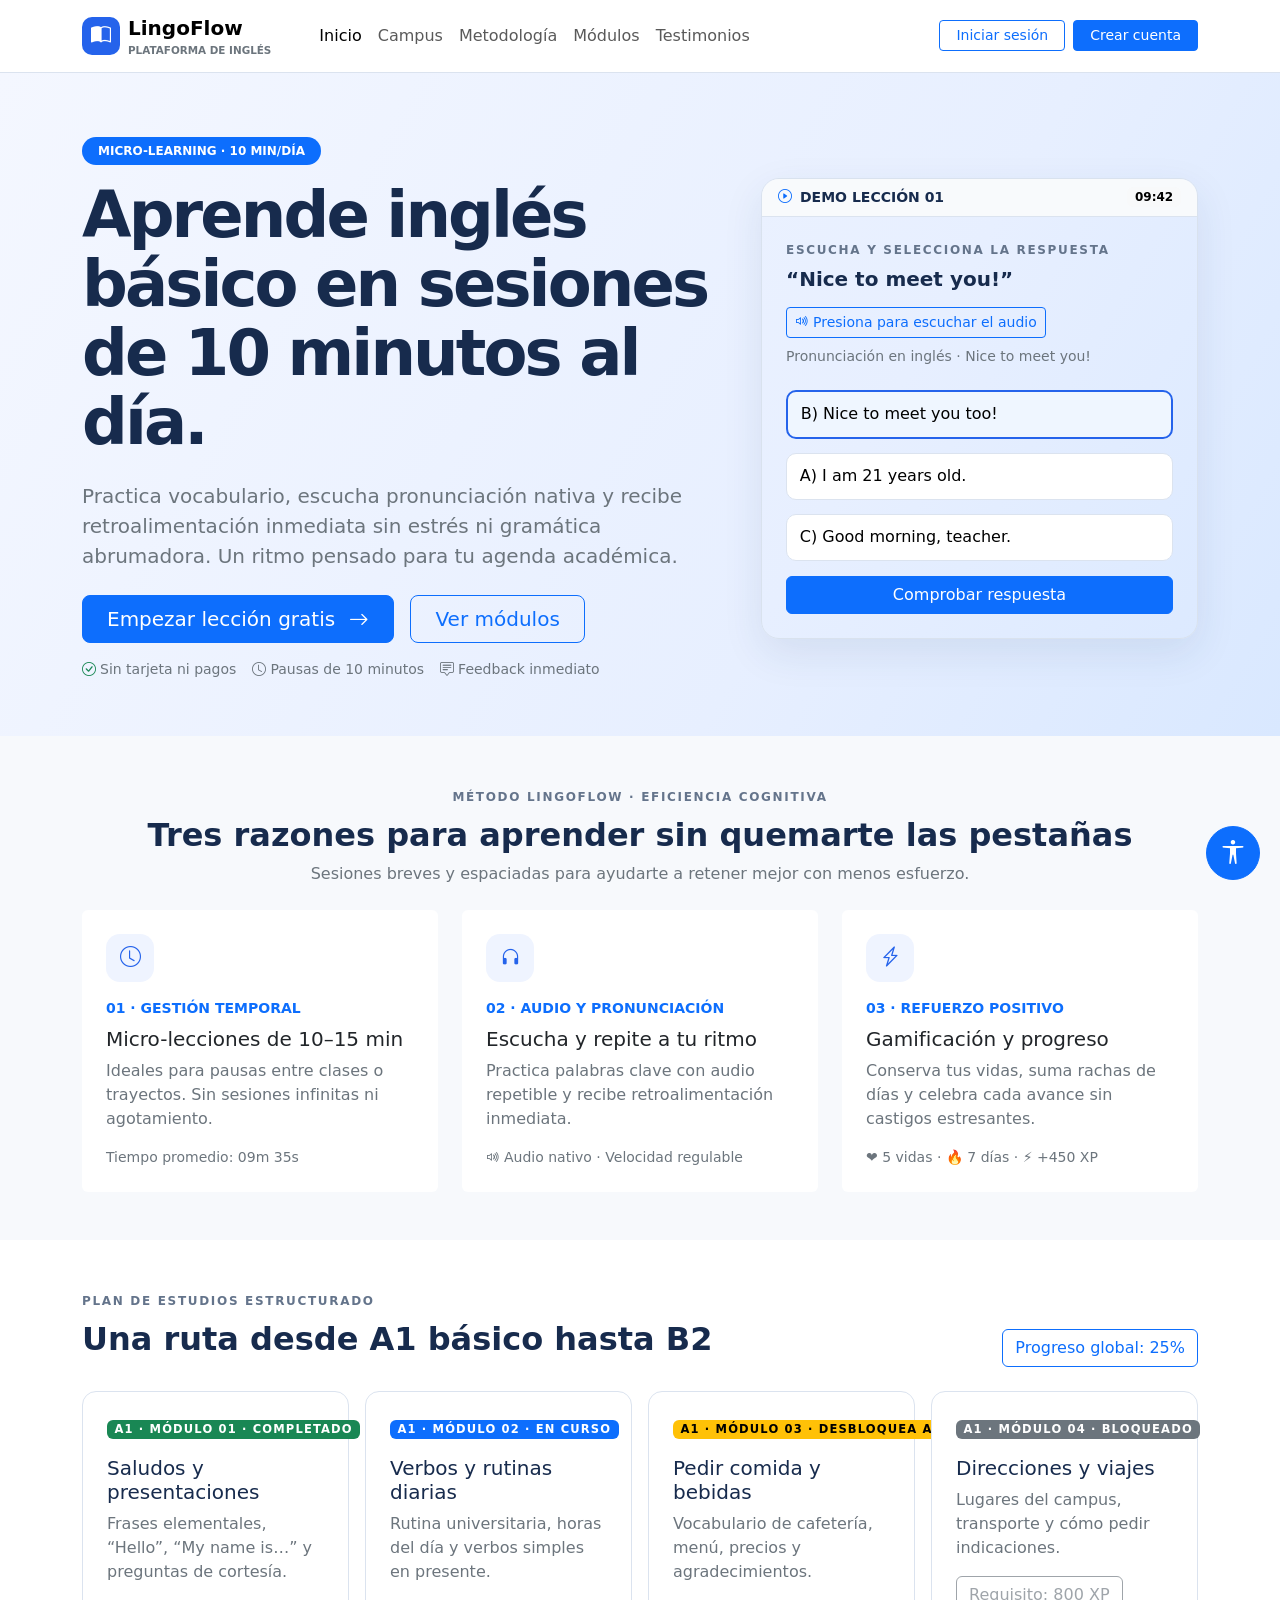
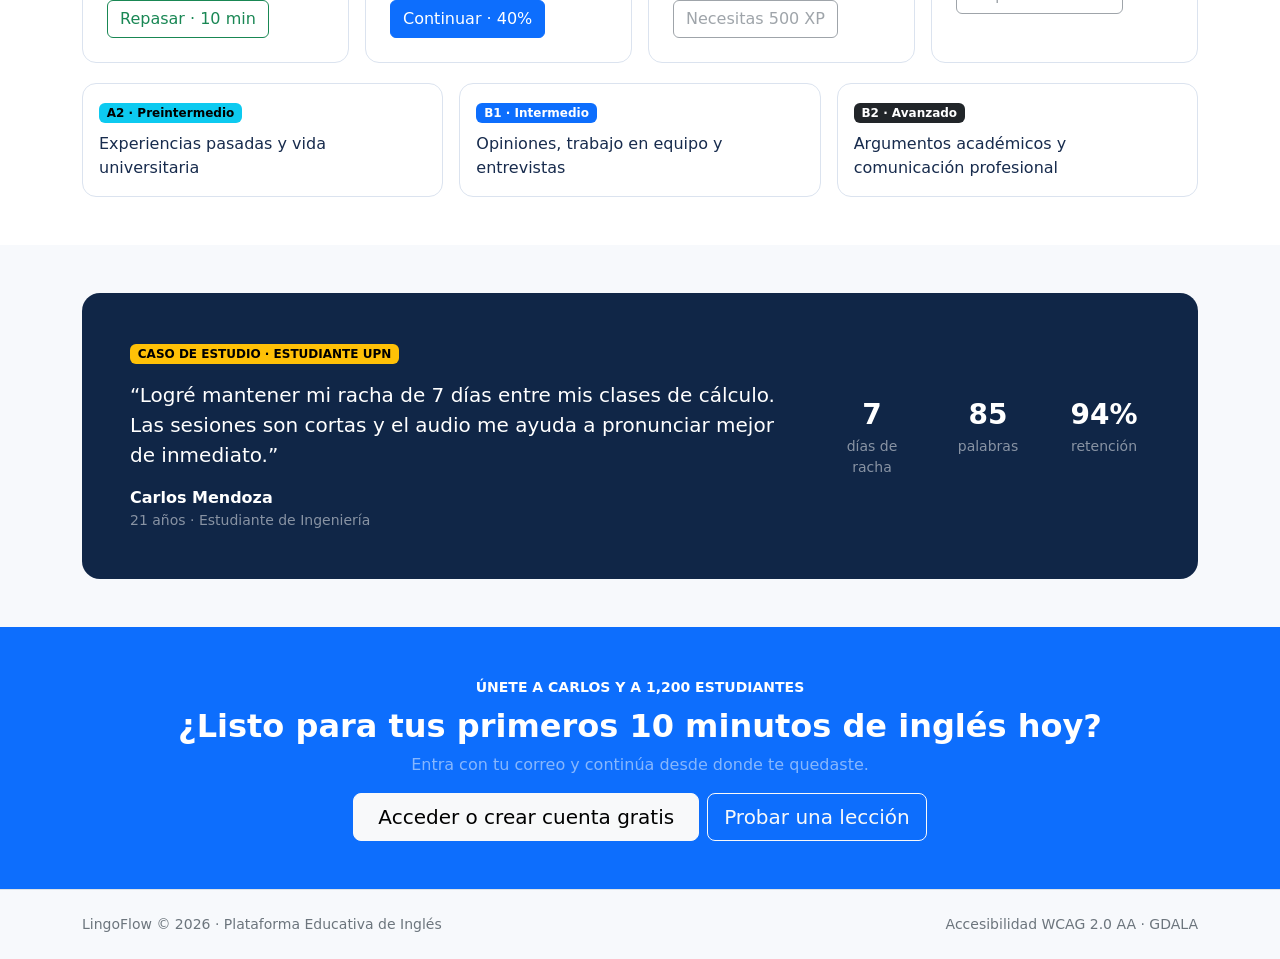
<file: t2/index.html>
<!doctype html>
<html lang="es">
  <head>
    <meta charset="utf-8" />
    <meta name="viewport" content="width=device-width, initial-scale=1" />
    <title>LingoFlow | Inglés en micro sesiones</title>
    <link
      href="https://cdn.jsdelivr.net/npm/bootstrap@5.3.3/dist/css/bootstrap.min.css"
      rel="stylesheet"
    />
    <link
      href="https://cdn.jsdelivr.net/npm/bootstrap-icons@1.11.3/font/bootstrap-icons.css"
      rel="stylesheet"
    />
    <style>
      :root {
        --ink: #172b4d;
        --blue: #2563eb;
        --paper: #f7f9fc;
        --line: #dbe3ef;
      }
      body {
        background: var(--paper);
        color: var(--ink);
        font-family: system-ui, sans-serif;
      }
      .navbar {
        background: #fff;
        border-bottom: 1px solid var(--line);
      }
      .brand-icon {
        width: 38px;
        height: 38px;
        display: inline-grid;
        place-items: center;
        background: var(--blue);
        color: #fff;
        border-radius: 10px;
      }
      .hero {
        background: linear-gradient(120deg, #f4f7ff, #e7efff 65%, #d9e8ff);
        padding: 4rem 0 3.5rem;
      }
      .hero h1 {
        font-size: clamp(2.5rem, 5vw, 4rem);
        font-weight: 750;
        line-height: 1.08;
        letter-spacing: -0.045em;
      }
      .hero .lead {
        max-width: 660px;
      }
      .demo-card {
        border: 1px solid #d9e2ee;
        box-shadow: 0 14px 40px #23426c18;
        border-radius: 18px;
      }
      .demo-top {
        background: #f8fafc;
        border-bottom: 1px solid var(--line);
      }
      .exercise-choice {
        border: 1px solid var(--line);
        border-radius: 10px;
        padding: 0.65rem 0.8rem;
        margin: 0.45rem 0;
        background: #fff;
      }
      .exercise-choice.active {
        border: 2px solid var(--blue);
        background: #eff6ff;
      }
      .section-label {
        font-size: 0.75rem;
        letter-spacing: 0.14em;
        font-weight: 700;
        color: #64748b;
      }
      .benefit-icon {
        height: 48px;
        width: 48px;
        display: grid;
        place-items: center;
        border-radius: 14px;
        background: #eff4ff;
        color: var(--blue);
        font-size: 1.3rem;
      }
      .module-card {
        border: 1px solid var(--line);
        border-radius: 14px;
        background: #fff;
      }
      .level-chip {
        font-size: 0.72rem;
        letter-spacing: 0.1em;
      }
      .testimonial {
        background: #102647;
        color: #fff;
        border-radius: 18px;
      }
      .access {
        position: fixed;
        right: 1.25rem;
        bottom: 1.25rem;
        z-index: 10;
        width: 54px;
        height: 54px;
      }
      .high-contrast {
        background: #000 !important;
        color: #fff !important;
      }
      .high-contrast .card,
      .high-contrast nav,
      .high-contrast footer,
      .high-contrast .offcanvas {
        background: #111 !important;
        color: #fff !important;
        border-color: #ff0 !important;
      }
      .high-contrast a:not(.btn) {
        color: #ff0 !important;
      }
      .keyboard-focus :focus-visible {
        outline: 3px solid #2563eb !important;
        outline-offset: 2px;
      }
      .modo-oscuro {
        background: #0f172a !important;
        color: #fff !important;
      }
      .modo-oscuro .card,
      .modo-oscuro nav,
      .modo-oscuro footer,
      .modo-oscuro .offcanvas {
        background: #1e293b !important;
        color: #fff !important;
        border-color: #475569 !important;
      }
      .modo-oscuro .text-secondary {
        color: #cbd5e1 !important;
      }
      @media (max-width: 767px) {
        .hero {
          padding: 3rem 0;
        }
        .demo-card {
          margin-top: 1rem;
        }
      }
    </style>
  </head>
  <body>
    <nav class="navbar navbar-expand-lg sticky-top">
      <div class="container-xl">
        <a
          class="navbar-brand fw-bold d-flex align-items-center gap-2"
          href="index.html"
          id="logoLingo"
          ><span class="brand-icon"><i class="bi bi-book-half"></i></span
          ><span
            >LingoFlow<small
              class="d-block text-secondary"
              style="font-size: 0.65rem"
              >PLATAFORMA DE INGLÉS</small
            ></span
          ></a
        >
        <button
          class="navbar-toggler"
          data-bs-toggle="collapse"
          data-bs-target="#menu"
          aria-label="Abrir navegación"
        >
          <span class="navbar-toggler-icon"></span>
        </button>

        <div class="collapse navbar-collapse" id="menu">
          <!-- MENÚ PÚBLICO (Visible sin sesión: 2 Landing Pages + acceso rápido) -->
          <ul class="navbar-nav me-auto ms-lg-4" id="menuPublico">
            <li class="nav-item">
              <a class="nav-link active" href="index.html">Inicio</a>
            </li>
            <li class="nav-item">
              <a class="nav-link" href="landing-universidades.html">Campus</a>
            </li>
            <li class="nav-item">
              <a class="nav-link" href="#metodo">Metodología</a>
            </li>
            <li class="nav-item">
              <a class="nav-link" href="#modulos">Módulos</a>
            </li>
            <li class="nav-item">
              <a class="nav-link" href="#testimonio">Testimonios</a>
            </li>
          </ul>

          <!-- MENÚ PRIVADO (Visible con sesión iniciada: 2 Dashboards + Perfil) -->
          <ul class="navbar-nav me-auto ms-lg-4 d-none" id="menuPrivado">
            <li class="nav-item">
              <a class="nav-link" href="dashboard.html">Mi progreso</a>
            </li>
            <li class="nav-item">
              <a class="nav-link" href="dashboard-analitico.html">Analítica</a>
            </li>
            <li class="nav-item">
              <a class="nav-link" href="landing-universidades.html">Campus</a>
            </li>
            <li class="nav-item">
              <a class="nav-link" href="perfil.html">Perfil</a>
            </li>
          </ul>

          <!-- BOTONES DE INICIO DE SESIÓN (Público) -->
          <div
            class="d-flex flex-wrap gap-2 mt-2 mt-lg-0"
            id="accionesPublicas"
          >
            <a class="btn btn-outline-primary btn-sm px-3" href="login.html">
              Iniciar sesión
            </a>
            <a class="btn btn-primary btn-sm px-3" href="login.html#registro">
              Crear cuenta
            </a>
          </div>

          <!-- DATOS DE USUARIO Y CERRAR SESIÓN (Privado) -->
          <div
            class="d-none align-items-center gap-2 mt-2 mt-lg-0"
            id="accionesPrivadas"
          >
            <span class="small fw-bold text-primary" id="saludoUsuario"
              >Hola, Carlos</span
            >
            <a class="btn btn-primary btn-sm" href="dashboard.html"
              >Ir al panel</a
            >
            <button
              class="btn btn-outline-danger btn-sm"
              id="cerrarSesion"
              type="button"
            >
              Salir
            </button>
          </div>
        </div>
      </div>
    </nav>

    <main>
      <section class="hero">
        <div class="container-xl">
          <div class="row align-items-center g-5">
            <div class="col-lg-7">
              <span class="badge text-bg-primary rounded-pill px-3 py-2 mb-3"
                >MICRO-LEARNING · 10 MIN/DÍA</span
              >
              <h1>Aprende inglés básico en sesiones de 10 minutos al día.</h1>
              <p class="lead text-secondary mt-4">
                Practica vocabulario, escucha pronunciación nativa y recibe
                retroalimentación inmediata sin estrés ni gramática abrumadora.
                Un ritmo pensado para tu agenda académica.
              </p>
              <div class="d-flex flex-wrap gap-3 mt-4">
                <a class="btn btn-primary btn-lg px-4" href="login.html"
                  >Empezar lección gratis
                  <i class="bi bi-arrow-right ms-2"></i></a
                ><a class="btn btn-outline-primary btn-lg px-4" href="#modulos"
                  >Ver módulos</a
                >
              </div>
              <div class="d-flex flex-wrap gap-3 text-secondary small mt-3">
                <span
                  ><i class="bi bi-check-circle text-success me-1"></i>Sin
                  tarjeta ni pagos</span
                ><span
                  ><i class="bi bi-clock me-1"></i>Pausas de 10 minutos</span
                ><span
                  ><i class="bi bi-chat-square-text me-1"></i>Feedback
                  inmediato</span
                >
              </div>
            </div>
            <div class="col-lg-5">
              <article class="demo-card overflow-hidden">
                <div
                  class="demo-top d-flex justify-content-between align-items-center px-3 py-2"
                >
                  <strong class="small"
                    ><i class="bi bi-play-circle text-primary me-2"></i>DEMO
                    LECCIÓN 01</strong
                  ><span class="badge text-bg-light">09:42</span>
                </div>
                <div class="p-4">
                  <div class="section-label mb-2">
                    ESCUCHA Y SELECCIONA LA RESPUESTA
                  </div>
                  <h2 class="h5 fw-bold">“Nice to meet you!”</h2>
                  <button
                    class="btn btn-outline-primary btn-sm my-2"
                    id="demoAudio"
                  >
                    <i class="bi bi-volume-up me-1"></i>Presiona para escuchar
                    el audio
                  </button>
                  <div id="demoStatus" class="small text-secondary">
                    Pronunciación en inglés · Nice to meet you!
                  </div>
                  <div class="mt-3">
                    <button class="exercise-choice active w-100 text-start">
                      B) Nice to meet you too!</button
                    ><button class="exercise-choice w-100 text-start">
                      A) I am 21 years old.</button
                    ><button class="exercise-choice w-100 text-start">
                      C) Good morning, teacher.
                    </button>
                  </div>
                  <a href="leccion.html" class="btn btn-primary w-100 mt-2"
                    >Comprobar respuesta</a
                  >
                </div>
              </article>
            </div>
          </div>
        </div>
      </section>

      <section id="metodo" class="py-5">
        <div class="container-xl">
          <div class="text-center mb-4">
            <span class="section-label"
              >MÉTODO LINGOFLOW · EFICIENCIA COGNITIVA</span
            >
            <h2 class="fw-bold mt-2">
              Tres razones para aprender sin quemarte las pestañas
            </h2>
            <p class="text-secondary">
              Sesiones breves y espaciadas para ayudarte a retener mejor con
              menos esfuerzo.
            </p>
          </div>
          <div class="row g-4">
            <div class="col-md-4">
              <article class="card border-0 p-4 h-100">
                <div class="benefit-icon"><i class="bi bi-clock"></i></div>
                <span class="small fw-bold text-primary mt-3"
                  >01 · GESTIÓN TEMPORAL</span
                >
                <h3 class="h5 mt-2">Micro-lecciones de 10–15 min</h3>
                <p class="text-secondary">
                  Ideales para pausas entre clases o trayectos. Sin sesiones
                  infinitas ni agotamiento.
                </p>
                <span class="small text-secondary mt-auto"
                  >Tiempo promedio: 09m 35s</span
                >
              </article>
            </div>
            <div class="col-md-4">
              <article class="card border-0 p-4 h-100">
                <div class="benefit-icon"><i class="bi bi-headphones"></i></div>
                <span class="small fw-bold text-primary mt-3"
                  >02 · AUDIO Y PRONUNCIACIÓN</span
                >
                <h3 class="h5 mt-2">Escucha y repite a tu ritmo</h3>
                <p class="text-secondary">
                  Practica palabras clave con audio repetible y recibe
                  retroalimentación inmediata.
                </p>
                <span class="small text-secondary mt-auto"
                  ><i class="bi bi-volume-up me-1"></i>Audio nativo · Velocidad
                  regulable</span
                >
              </article>
            </div>
            <div class="col-md-4">
              <article class="card border-0 p-4 h-100">
                <div class="benefit-icon">
                  <i class="bi bi-lightning-charge"></i>
                </div>
                <span class="small fw-bold text-primary mt-3"
                  >03 · REFUERZO POSITIVO</span
                >
                <h3 class="h5 mt-2">Gamificación y progreso</h3>
                <p class="text-secondary">
                  Conserva tus vidas, suma rachas de días y celebra cada avance
                  sin castigos estresantes.
                </p>
                <span class="small text-secondary mt-auto"
                  >❤️ 5 vidas · 🔥 7 días · ⚡ +450 XP</span
                >
              </article>
            </div>
          </div>
        </div>
      </section>

      <section id="modulos" class="py-5 bg-white">
        <div class="container-xl">
          <div
            class="d-flex flex-wrap justify-content-between align-items-end mb-4"
          >
            <div>
              <span class="section-label">PLAN DE ESTUDIOS ESTRUCTURADO</span>
              <h2 class="fw-bold mt-2">Una ruta desde A1 básico hasta B2</h2>
            </div>
            <a href="dashboard.html" class="btn btn-outline-primary"
              >Progreso global: 25%</a
            >
          </div>
          <div class="row g-3">
            <div class="col-md-6 col-xl-3">
              <article class="module-card p-4 h-100">
                <span class="badge text-bg-success level-chip"
                  >A1 · MÓDULO 01 · COMPLETADO</span
                >
                <h3 class="h5 mt-3">Saludos y presentaciones</h3>
                <p class="text-secondary">
                  Frases elementales, “Hello”, “My name is…” y preguntas de
                  cortesía.
                </p>
                <a href="leccion.html" class="btn btn-outline-success"
                  >Repasar · 10 min</a
                >
              </article>
            </div>
            <div class="col-md-6 col-xl-3">
              <article class="module-card p-4 h-100">
                <span class="badge text-bg-primary level-chip"
                  >A1 · MÓDULO 02 · EN CURSO</span
                >
                <h3 class="h5 mt-3">Verbos y rutinas diarias</h3>
                <p class="text-secondary">
                  Rutina universitaria, horas del día y verbos simples en
                  presente.
                </p>
                <a href="leccion.html" class="btn btn-primary"
                  >Continuar · 40%</a
                >
              </article>
            </div>
            <div class="col-md-6 col-xl-3">
              <article class="module-card p-4 h-100">
                <span class="badge text-bg-warning level-chip"
                  >A1 · MÓDULO 03 · DESBLOQUEA A 500 XP</span
                >
                <h3 class="h5 mt-3">Pedir comida y bebidas</h3>
                <p class="text-secondary">
                  Vocabulario de cafetería, menú, precios y agradecimientos.
                </p>
                <button class="btn btn-outline-secondary" disabled>
                  Necesitas 500 XP
                </button>
              </article>
            </div>
            <div class="col-md-6 col-xl-3">
              <article class="module-card p-4 h-100">
                <span class="badge text-bg-secondary level-chip"
                  >A1 · MÓDULO 04 · BLOQUEADO</span
                >
                <h3 class="h5 mt-3">Direcciones y viajes</h3>
                <p class="text-secondary">
                  Lugares del campus, transporte y cómo pedir indicaciones.
                </p>
                <button class="btn btn-outline-secondary" disabled>
                  Requisito: 800 XP
                </button>
              </article>
            </div>
          </div>
          <div class="row g-3 mt-1">
            <div class="col-md-4">
              <article class="module-card p-3">
                <span class="badge text-bg-info">A2 · Preintermedio</span>
                <p class="mb-0 mt-2">
                  Experiencias pasadas y vida universitaria
                </p>
              </article>
            </div>
            <div class="col-md-4">
              <article class="module-card p-3">
                <span class="badge text-bg-primary">B1 · Intermedio</span>
                <p class="mb-0 mt-2">
                  Opiniones, trabajo en equipo y entrevistas
                </p>
              </article>
            </div>
            <div class="col-md-4">
              <article class="module-card p-3">
                <span class="badge text-bg-dark">B2 · Avanzado</span>
                <p class="mb-0 mt-2">
                  Argumentos académicos y comunicación profesional
                </p>
              </article>
            </div>
          </div>
        </div>
      </section>

      <section id="testimonio" class="py-5">
        <div class="container-xl">
          <div class="testimonial p-4 p-lg-5">
            <div class="row align-items-center g-4">
              <div class="col-lg-8">
                <span class="badge text-bg-warning mb-3"
                  >CASO DE ESTUDIO · ESTUDIANTE UPN</span
                >
                <blockquote class="fs-5 mb-3">
                  “Logré mantener mi racha de 7 días entre mis clases de
                  cálculo. Las sesiones son cortas y el audio me ayuda a
                  pronunciar mejor de inmediato.”
                </blockquote>
                <strong>Carlos Mendoza</strong>
                <div class="small text-white-50">
                  21 años · Estudiante de Ingeniería
                </div>
              </div>
              <div class="col-lg-4">
                <div class="row text-center">
                  <div class="col-4">
                    <strong class="fs-3">7</strong>
                    <div class="small text-white-50">días de racha</div>
                  </div>
                  <div class="col-4">
                    <strong class="fs-3">85</strong>
                    <div class="small text-white-50">palabras</div>
                  </div>
                  <div class="col-4">
                    <strong class="fs-3">94%</strong>
                    <div class="small text-white-50">retención</div>
                  </div>
                </div>
              </div>
            </div>
          </div>
        </div>
      </section>

      <section class="py-5 bg-primary text-white text-center">
        <div class="container">
          <span class="small fw-bold"
            >ÚNETE A CARLOS Y A 1,200 ESTUDIANTES</span
          >
          <h2 class="fw-bold mt-2">
            ¿Listo para tus primeros 10 minutos de inglés hoy?
          </h2>
          <p class="text-white-50">
            Entra con tu correo y continúa desde donde te quedaste.
          </p>
          <a href="login.html#registro" class="btn btn-light btn-lg px-4"
            >Acceder o crear cuenta gratis</a
          ><a href="login.html" class="btn btn-outline-light btn-lg ms-2"
            >Probar una lección</a
          >
        </div>
      </section>
    </main>

    <footer class="py-4 border-top">
      <div
        class="container-xl small text-secondary d-flex flex-wrap justify-content-between gap-2"
      >
        <span>LingoFlow © 2026 · Plataforma Educativa de Inglés</span
        ><span>Accesibilidad WCAG 2.0 AA · GDALA</span>
      </div>
    </footer>

    <button
      class="btn btn-primary rounded-circle access"
      data-bs-toggle="offcanvas"
      data-bs-target="#accesibilidad"
      aria-label="Menú de Accesibilidad"
    >
      <i class="bi bi-universal-access fs-4"></i>
    </button>
    <div class="offcanvas offcanvas-end" id="accesibilidad">
      <div class="offcanvas-header">
        <h2 class="h5">Accesibilidad</h2>
        <button
          class="btn-close"
          data-bs-dismiss="offcanvas"
          aria-label="Cerrar"
        ></button>
      </div>
      <div class="offcanvas-body">
        <button id="contraste" class="btn btn-outline-primary w-100 mb-2">
          Alto contraste
        </button>
        <div class="btn-group w-100">
          <button id="menos" class="btn btn-outline-secondary">A−</button
          ><button id="normal" class="btn btn-outline-secondary">Normal</button
          ><button id="mas" class="btn btn-outline-secondary">A+</button>
        </div>
        <button id="foco" class="btn btn-outline-secondary w-100 mt-2">
          Foco de teclado</button
        ><button id="oscuro" class="btn btn-outline-secondary w-100 mt-2">
          Modo oscuro</button
        ><button id="leer" class="btn btn-outline-secondary w-100 mt-2">
          Leer pantalla
        </button>
      </div>
    </div>

    <script src="https://cdn.jsdelivr.net/npm/bootstrap@5.3.3/dist/js/bootstrap.bundle.min.js"></script>
    <script>
      const usuarioActivoInicio = localStorage.getItem("lingo-usuario-activo");
      const logoLingo = document.querySelector("#logoLingo");
      const menuPublico = document.querySelector("#menuPublico");
      const menuPrivado = document.querySelector("#menuPrivado");
      const accionesPublicas = document.querySelector("#accionesPublicas");
      const accionesPrivadas = document.querySelector("#accionesPrivadas");
      const saludoUsuario = document.querySelector("#saludoUsuario");
      const btnCerrarSesion = document.querySelector("#cerrarSesion");

      if (usuarioActivoInicio) {
        if (logoLingo) logoLingo.href = "dashboard.html";
        if (menuPublico) menuPublico.classList.add("d-none");
        if (menuPrivado) menuPrivado.classList.remove("d-none");
        if (accionesPublicas) {
          accionesPublicas.classList.add("d-none");
          accionesPublicas.classList.remove("d-flex");
        }
        if (accionesPrivadas) {
          accionesPrivadas.classList.remove("d-none");
          accionesPrivadas.classList.add("d-flex");
        }

        fetch("data.json")
          .then((r) => {
            if (!r.ok) throw new Error("No se encontró data.json");
            return r.json();
          })
          .then((data) => {
            const usuarios =
              JSON.parse(localStorage.getItem("lingo-usuarios") || "null") ||
              data.usuarios ||
              [];
            const usuario = usuarios.find((u) => u.id === usuarioActivoInicio);
            if (usuario && saludoUsuario) {
              saludoUsuario.textContent =
                "Hola, " + usuario.nombre.split(" ")[0];
            }
          })
          .catch(() => {
            if (saludoUsuario) saludoUsuario.textContent = "Hola, Carlos";
          });
      }

      if (btnCerrarSesion) {
        btnCerrarSesion.onclick = () => {
          localStorage.removeItem("lingo-usuario-activo");
          location.reload();
        };
      }
    </script>
    <script>
      const cuerpo = document.body,
        pref = JSON.parse(localStorage.getItem("lingo-accesibilidad") || "{}");
      let fuente = pref.fuente || 100;
      if (pref.contraste) cuerpo.classList.add("high-contrast");
      if (pref.foco) cuerpo.classList.add("keyboard-focus");
      if (pref.oscuro) cuerpo.classList.add("modo-oscuro");
      document.documentElement.style.fontSize = fuente + "%";
      document.querySelector("#demoAudio").onclick = () => {
        const voz = new SpeechSynthesisUtterance("Nice to meet you!");
        voz.lang = "en-US";
        voz.onstart = () =>
          (document.querySelector("#demoStatus").textContent =
            "Reproduciendo audio…");
        voz.onend = () =>
          (document.querySelector("#demoStatus").textContent =
            "Pronunciación en inglés · Nice to meet you!");
        speechSynthesis.speak(voz);
      };
      document.querySelectorAll(".exercise-choice").forEach(
        (b) =>
          (b.onclick = () => {
            document
              .querySelectorAll(".exercise-choice")
              .forEach((x) => x.classList.remove("active"));
            b.classList.add("active");
          }),
      );
      document.querySelector("#contraste").onclick = () => {
        cuerpo.classList.toggle("high-contrast");
        pref.contraste = cuerpo.classList.contains("high-contrast");
        localStorage.setItem("lingo-accesibilidad", JSON.stringify(pref));
      };
      document.querySelector("#foco").onclick = () => {
        cuerpo.classList.toggle("keyboard-focus");
        pref.foco = cuerpo.classList.contains("keyboard-focus");
        localStorage.setItem("lingo-accesibilidad", JSON.stringify(pref));
      };
      document.querySelector("#oscuro").onclick = () => {
        cuerpo.classList.toggle("modo-oscuro");
        pref.oscuro = cuerpo.classList.contains("modo-oscuro");
        localStorage.setItem("lingo-accesibilidad", JSON.stringify(pref));
      };
      document.querySelector("#mas").onclick = () => tamano(15);
      document.querySelector("#menos").onclick = () => tamano(-15);
      document.querySelector("#normal").onclick = () => tamano(100 - fuente);
      function tamano(n) {
        fuente = Math.max(100, Math.min(150, fuente + n));
        document.documentElement.style.fontSize = fuente + "%";
        pref.fuente = fuente;
        localStorage.setItem("lingo-accesibilidad", JSON.stringify(pref));
      }
      document.querySelector("#leer").onclick = () => {
        const voz = new SpeechSynthesisUtterance(
          document.querySelector("main").innerText,
        );
        voz.lang = "es-ES";
        speechSynthesis.speak(voz);
      };
    </script>
  </body>
</html>
</file>
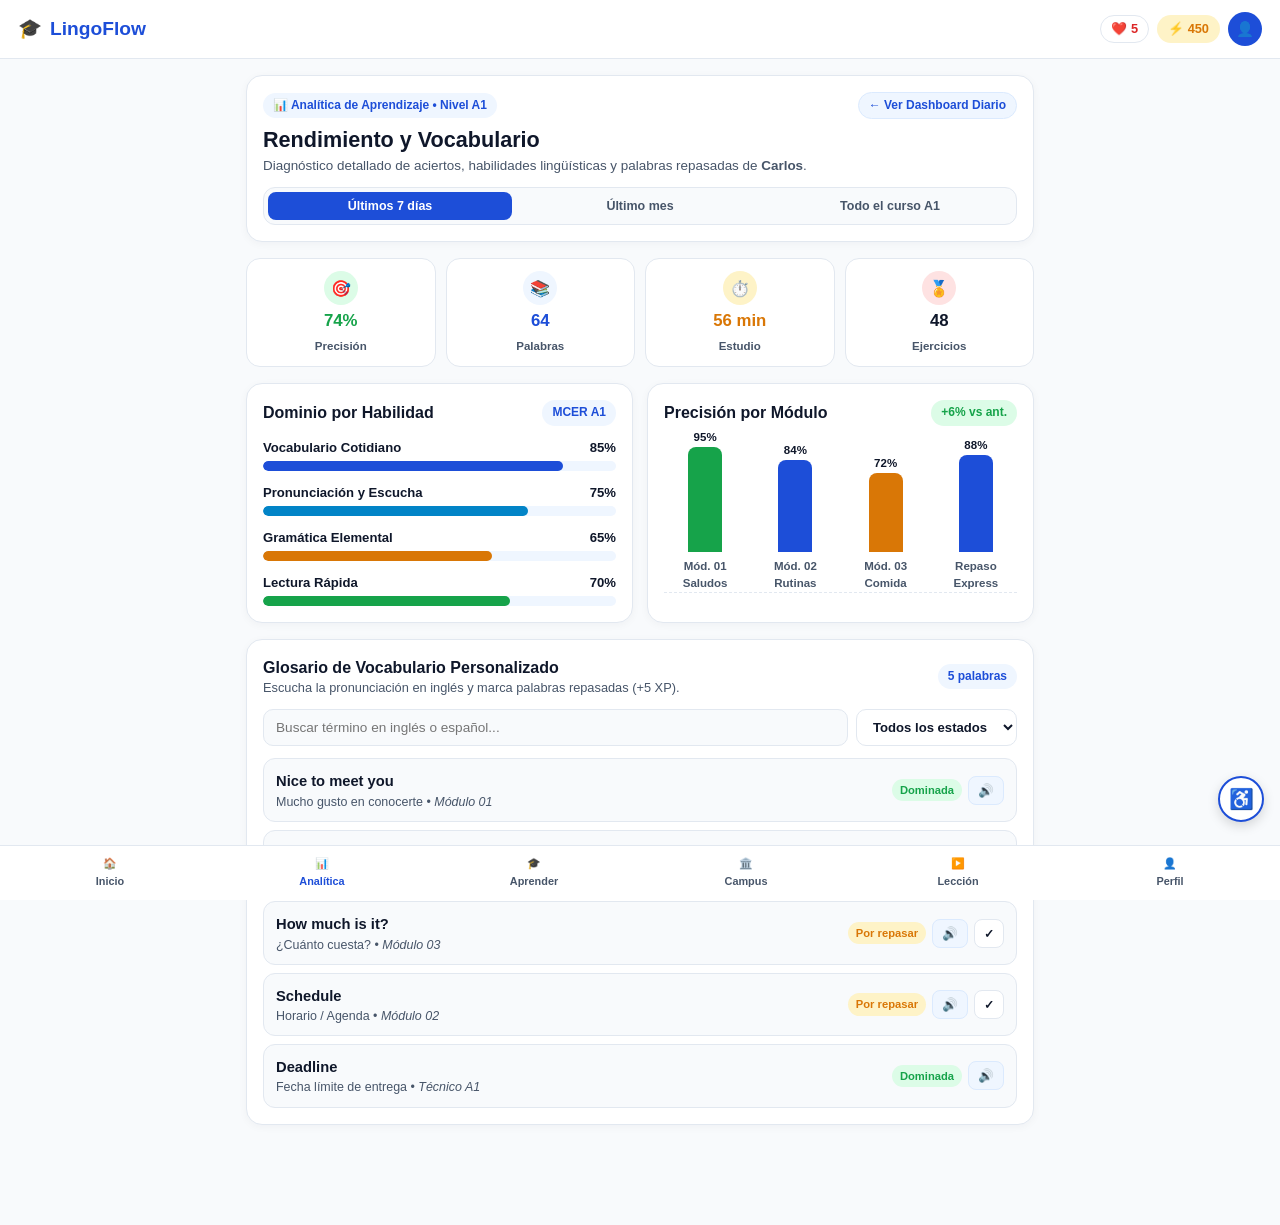
<file: t2/dashboard-analitico.html>
<!doctype html>
<html lang="es">
  <head>
    <meta charset="UTF-8" />
    <meta name="viewport" content="width=device-width, initial-scale=1.0" />
    <title>LingoFlow — Panel Analítico de Rendimiento y Vocabulario</title>
    <style>
      :root {
        --primary: #1d4ed8;
        --primary-dark: #1e40af;
        --primary-soft: #eff6ff;
        --primary-border: #dbeafe;
        --bg: #f8fafc;
        --card: #ffffff;
        --text: #0f172a;
        --muted: #475569;
        --border: #e2e8f0;
        --success: #16a34a;
        --success-soft: #dcfce7;
        --amber: #d97706;
        --amber-soft: #fef3c7;
        --danger: #dc2626;
        --danger-soft: #fee2e2;
        --radius: 16px;
      }

      /* Modo Alto Contraste (Accesibilidad MIIAU) */
      body.high-contrast {
        --bg: #000000;
        --card: #111827;
        --text: #ffff00;
        --muted: #f8fafc;
        --border: #ffff00;
        --primary: #ffff00;
        --primary-dark: #fde047;
        --primary-soft: #1f2937;
        --primary-border: #ffff00;
        --success: #4ade80;
        --success-soft: #064e3b;
        --amber: #fbbf24;
        --amber-soft: #451a03;
        --danger: #f87171;
        --danger-soft: #450a0a;
      }

      body.high-contrast .btn-primary,
      body.high-contrast .filter-btn.active,
      body.high-contrast .bar-fill {
        background: #ffff00 !important;
        color: #000000 !important;
      }

      * {
        box-sizing: border-box;
        margin: 0;
        padding: 0;
      }

      body {
        font-family:
          "Inter",
          -apple-system,
          BlinkMacSystemFont,
          "Segoe UI",
          Roboto,
          sans-serif;
        background-color: var(--bg);
        color: var(--text);
        line-height: 1.45;
        padding-bottom: 84px;
      }

      /* Cabecera idéntica a dashboard.html */
      .topbar {
        position: sticky;
        top: 0;
        z-index: 40;
        background: var(--card);
        border-bottom: 1px solid var(--border);
        padding: 12px 18px;
        display: flex;
        justify-content: space-between;
        align-items: center;
      }

      .brand {
        display: flex;
        align-items: center;
        gap: 8px;
        font-weight: 800;
        font-size: 1.2rem;
        color: var(--primary);
        text-decoration: none;
      }

      .hud {
        display: flex;
        align-items: center;
        gap: 8px;
      }

      .hud-pill {
        display: inline-flex;
        align-items: center;
        gap: 4px;
        padding: 4px 10px;
        border-radius: 999px;
        font-size: 0.8rem;
        font-weight: 800;
        border: 1px solid var(--border);
        background: var(--card);
      }

      .hud-xp {
        background: var(--amber-soft);
        color: var(--amber);
        border-color: transparent;
      }

      .avatar-btn {
        width: 34px;
        height: 34px;
        border-radius: 50%;
        background: var(--primary);
        color: #fff;
        display: flex;
        align-items: center;
        justify-content: center;
        text-decoration: none;
        font-size: 0.9rem;
        font-weight: 700;
      }

      /* Contenedor Principal */
      .container {
        max-width: 820px;
        margin: 0 auto;
        padding: 16px;
        display: flex;
        flex-direction: column;
        gap: 16px;
      }

      .card {
        background: var(--card);
        border: 1px solid var(--border);
        border-radius: var(--radius);
        padding: 16px;
        box-shadow: 0 2px 8px rgba(15, 23, 42, 0.04);
      }

      /* Encabezado y Selector de Periodo */
      .header-card {
        display: flex;
        flex-direction: column;
        gap: 12px;
      }

      .header-top {
        display: flex;
        justify-content: space-between;
        align-items: flex-start;
        gap: 10px;
        flex-wrap: wrap;
      }

      .badge-soft {
        display: inline-flex;
        align-items: center;
        gap: 5px;
        background: var(--primary-soft);
        color: var(--primary);
        padding: 4px 10px;
        border-radius: 999px;
        font-size: 0.75rem;
        font-weight: 700;
      }

      .filter-group {
        display: flex;
        gap: 6px;
        background: var(--bg);
        padding: 4px;
        border-radius: 12px;
        border: 1px solid var(--border);
      }

      .filter-btn {
        flex: 1;
        border: none;
        background: transparent;
        color: var(--muted);
        font-weight: 700;
        font-size: 0.78rem;
        padding: 7px 10px;
        border-radius: 8px;
        cursor: pointer;
        transition: all 0.2s;
      }

      .filter-btn.active {
        background: var(--primary);
        color: #ffffff;
      }

      /* Grid de 4 KPIs */
      .kpi-grid {
        display: grid;
        grid-template-columns: repeat(4, 1fr);
        gap: 10px;
      }

      .kpi-box {
        background: var(--card);
        border: 1px solid var(--border);
        border-radius: 14px;
        padding: 12px 10px;
        text-align: center;
        display: flex;
        flex-direction: column;
        align-items: center;
        gap: 4px;
      }

      .kpi-icon {
        width: 34px;
        height: 34px;
        border-radius: 50%;
        display: flex;
        align-items: center;
        justify-content: center;
        font-size: 1rem;
      }

      .kpi-val {
        font-size: 1.05rem;
        font-weight: 800;
      }

      .kpi-lbl {
        font-size: 0.72rem;
        color: var(--muted);
        font-weight: 600;
      }

      /* Grid de Gráficos */
      .charts-grid {
        display: grid;
        grid-template-columns: 1fr 1fr;
        gap: 14px;
      }

      .card-title-row {
        display: flex;
        justify-content: space-between;
        align-items: center;
        margin-bottom: 12px;
      }

      .card-title-row h2 {
        font-size: 1rem;
        font-weight: 800;
      }

      /* Barras de Competencias */
      .skill-list {
        display: flex;
        flex-direction: column;
        gap: 12px;
      }

      .skill-head {
        display: flex;
        justify-content: space-between;
        font-size: 0.82rem;
        font-weight: 700;
        margin-bottom: 4px;
      }

      .bar-track {
        width: 100%;
        height: 10px;
        background: var(--primary-soft);
        border-radius: 999px;
        overflow: hidden;
      }

      .bar-fill {
        height: 100%;
        background: var(--primary);
        border-radius: 999px;
        transition: width 0.4s ease;
      }

      /* Gráfico Comparativo de Módulos */
      .module-bars {
        display: flex;
        align-items: flex-end;
        justify-content: space-around;
        height: 155px;
        padding-top: 22px;
        border-bottom: 1px dashed var(--border);
        gap: 8px;
      }

      .m-col {
        display: flex;
        flex-direction: column;
        align-items: center;
        gap: 6px;
        flex: 1;
      }

      .m-bar {
        width: 34px;
        border-radius: 8px 8px 0 0;
        background: var(--primary);
        position: relative;
        transition: height 0.4s ease;
        display: flex;
        justify-content: center;
      }

      .m-bar span {
        position: absolute;
        top: -18px;
        font-size: 0.72rem;
        font-weight: 800;
        color: var(--text);
      }

      .m-label {
        font-size: 0.72rem;
        font-weight: 700;
        color: var(--muted);
        text-align: center;
      }

      /* Glosario Interactivo */
      .vocab-controls {
        display: flex;
        gap: 8px;
        margin-bottom: 12px;
        flex-wrap: wrap;
      }

      .vocab-controls input {
        flex: 1;
        min-width: 180px;
        padding: 9px 12px;
        border-radius: 10px;
        border: 1px solid var(--border);
        background: var(--bg);
        color: var(--text);
        font-size: 0.85rem;
      }

      .vocab-controls select {
        padding: 9px 12px;
        border-radius: 10px;
        border: 1px solid var(--border);
        background: var(--card);
        color: var(--text);
        font-size: 0.82rem;
        font-weight: 700;
      }

      .vocab-list {
        display: flex;
        flex-direction: column;
        gap: 8px;
      }

      .vocab-item {
        display: flex;
        justify-content: space-between;
        align-items: center;
        gap: 10px;
        padding: 10px 12px;
        border: 1px solid var(--border);
        border-radius: 12px;
        background: var(--bg);
      }

      .vocab-actions {
        display: flex;
        align-items: center;
        gap: 6px;
      }

      .icon-btn {
        border: 1px solid var(--border);
        background: var(--card);
        color: var(--text);
        border-radius: 8px;
        padding: 6px 9px;
        font-size: 0.78rem;
        font-weight: 700;
        cursor: pointer;
      }

      .icon-btn.audio {
        background: var(--primary-soft);
        color: var(--primary);
        border-color: var(--primary-border);
      }

      .status-tag {
        font-size: 0.7rem;
        font-weight: 800;
        padding: 3px 8px;
        border-radius: 999px;
      }

      .status-ok {
        background: var(--success-soft);
        color: var(--success);
      }

      .status-pending {
        background: var(--amber-soft);
        color: var(--amber);
      }

      /* Accesibilidad Flotante */
      .a11y-fab {
        position: fixed;
        right: 16px;
        bottom: 78px;
        z-index: 50;
        width: 46px;
        height: 46px;
        border-radius: 50%;
        background: var(--card);
        color: var(--primary);
        border: 2px solid var(--primary);
        box-shadow: 0 4px 12px rgba(0, 0, 0, 0.15);
        font-size: 1.25rem;
        cursor: pointer;
        display: flex;
        align-items: center;
        justify-content: center;
      }

      .a11y-menu {
        position: fixed;
        right: 16px;
        bottom: 132px;
        z-index: 50;
        background: var(--card);
        border: 1px solid var(--border);
        border-radius: 14px;
        padding: 12px;
        width: 220px;
        box-shadow: 0 8px 24px rgba(0, 0, 0, 0.18);
        display: none;
        flex-direction: column;
        gap: 8px;
      }

      .a11y-menu.open {
        display: flex;
      }

      .a11y-menu button {
        padding: 8px 10px;
        border-radius: 8px;
        border: 1px solid var(--border);
        background: var(--primary-soft);
        color: var(--text);
        font-weight: 700;
        font-size: 0.8rem;
        cursor: pointer;
        text-align: left;
      }

      /* Navegación Inferior */
      .bottom-nav {
        position: fixed;
        bottom: 0;
        left: 0;
        right: 0;
        z-index: 40;
        background: var(--card);
        border-top: 1px solid var(--border);
        display: grid;
        grid-template-columns: repeat(6, 1fr);
        padding: 6px 4px;
      }

      .bottom-nav a {
        text-decoration: none;
        color: var(--muted);
        font-size: 0.68rem;
        font-weight: 600;
        display: flex;
        flex-direction: column;
        align-items: center;
        gap: 2px;
        padding: 4px 2px;
      }

      .bottom-nav a.active {
        color: var(--primary);
        font-weight: 800;
      }

      @media (max-width: 640px) {
        .kpi-grid {
          grid-template-columns: repeat(2, 1fr);
        }
        .charts-grid {
          grid-template-columns: 1fr;
        }
      }
    </style>
  </head>
  <body>
    <!-- Cabecera Superior -->
    <header class="topbar">
      <a href="dashboard.html" class="brand">
        <span>🎓</span>
        <span>LingoFlow</span>
      </a>
      <div class="hud">
        <span class="hud-pill" style="color: var(--danger)">❤️ 5</span>
        <span class="hud-pill hud-xp" id="xpBadge">⚡ 450</span>
        <a href="perfil.html" class="avatar-btn" title="Perfil de Carlos">👤</a>
      </div>
    </header>

    <main class="container">
      <!-- Encabezado Analítico + Filtro de Periodo -->
      <section class="card header-card">
        <div class="header-top">
          <div>
            <span class="badge-soft"
              >📊 Analítica de Aprendizaje • Nivel A1</span
            >
            <h1 style="font-size: 1.35rem; font-weight: 800; margin-top: 6px">
              Rendimiento y Vocabulario
            </h1>
            <p style="font-size: 0.84rem; color: var(--muted)">
              Diagnóstico detallado de aciertos, habilidades lingüísticas y
              palabras repasadas de <strong>Carlos</strong>.
            </p>
          </div>
          <a
            href="dashboard.html"
            class="badge-soft"
            style="
              text-decoration: none;
              border: 1px solid var(--primary-border);
            "
          >
            ← Ver Dashboard Diario
          </a>
        </div>

        <div
          class="filter-group"
          role="tablist"
          aria-label="Filtrar métricas por periodo"
        >
          <button
            class="filter-btn active"
            onclick="cambiarPeriodo('semana', this)"
          >
            Últimos 7 días
          </button>
          <button class="filter-btn" onclick="cambiarPeriodo('mes', this)">
            Último mes
          </button>
          <button class="filter-btn" onclick="cambiarPeriodo('total', this)">
            Todo el curso A1
          </button>
        </div>
      </section>

      <!-- 4 KPIs Analíticos -->
      <section class="kpi-grid" aria-label="Indicadores clave de rendimiento">
        <div class="kpi-box">
          <div
            class="kpi-icon"
            style="background: var(--success-soft); color: var(--success)"
          >
            🎯
          </div>
          <span class="kpi-val" id="kpiPrecision" style="color: var(--success)"
            >89%</span
          >
          <span class="kpi-lbl">Precisión</span>
        </div>
        <div class="kpi-box">
          <div
            class="kpi-icon"
            style="background: var(--primary-soft); color: var(--primary)"
          >
            📚
          </div>
          <span class="kpi-val" id="kpiPalabras" style="color: var(--primary)"
            >64</span
          >
          <span class="kpi-lbl">Palabras</span>
        </div>
        <div class="kpi-box">
          <div
            class="kpi-icon"
            style="background: var(--amber-soft); color: var(--amber)"
          >
            ⏱️
          </div>
          <span class="kpi-val" id="kpiTiempo" style="color: var(--amber)"
            >73 min</span
          >
          <span class="kpi-lbl">Estudio</span>
        </div>
        <div class="kpi-box">
          <div
            class="kpi-icon"
            style="background: var(--danger-soft); color: var(--danger)"
          >
            🏅
          </div>
          <span class="kpi-val" id="kpiEjercicios">48</span>
          <span class="kpi-lbl">Ejercicios</span>
        </div>
      </section>

      <!-- Gráficos de Rendimiento -->
      <section class="charts-grid">
        <!-- Gráfico 1: Dominio por Habilidad -->
        <article class="card">
          <div class="card-title-row">
            <h2>Dominio por Habilidad</h2>
            <span class="badge-soft">MCER A1</span>
          </div>
          <div class="skill-list">
            <div>
              <div class="skill-head">
                <span>Vocabulario Cotidiano</span><span id="lblVocab">92%</span>
              </div>
              <div class="bar-track">
                <div class="bar-fill" id="barVocab" style="width: 92%"></div>
              </div>
            </div>
            <div>
              <div class="skill-head">
                <span>Pronunciación y Escucha</span
                ><span id="lblAudio">86%</span>
              </div>
              <div class="bar-track">
                <div
                  class="bar-fill"
                  id="barAudio"
                  style="width: 86%; background: #0284c7"
                ></div>
              </div>
            </div>
            <div>
              <div class="skill-head">
                <span>Gramática Elemental</span><span id="lblGram">81%</span>
              </div>
              <div class="bar-track">
                <div
                  class="bar-fill"
                  id="barGram"
                  style="width: 81%; background: #d97706"
                ></div>
              </div>
            </div>
            <div>
              <div class="skill-head">
                <span>Lectura Rápida</span><span id="lblRead">94%</span>
              </div>
              <div class="bar-track">
                <div
                  class="bar-fill"
                  id="barRead"
                  style="width: 94%; background: #16a34a"
                ></div>
              </div>
            </div>
          </div>
        </article>

        <!-- Gráfico 2: Precisión por Módulo -->
        <article class="card">
          <div class="card-title-row">
            <h2>Precisión por Módulo</h2>
            <span
              class="badge-soft"
              style="background: var(--success-soft); color: var(--success)"
              >+6% vs ant.</span
            >
          </div>
          <div class="module-bars">
            <div class="m-col">
              <div
                class="m-bar"
                id="mod1Bar"
                style="height: 105px; background: #16a34a"
              >
                <span id="mod1Val">95%</span>
              </div>
              <span class="m-label">Mód. 01<br />Saludos</span>
            </div>
            <div class="m-col">
              <div class="m-bar" id="mod2Bar" style="height: 88px">
                <span id="mod2Val">84%</span>
              </div>
              <span class="m-label">Mód. 02<br />Rutinas</span>
            </div>
            <div class="m-col">
              <div
                class="m-bar"
                id="mod3Bar"
                style="height: 64px; background: #d97706"
              >
                <span id="mod3Val">72%</span>
              </div>
              <span class="m-label">Mód. 03<br />Comida</span>
            </div>
            <div class="m-col">
              <div class="m-bar" id="mod4Bar" style="height: 96px">
                <span id="mod4Val">88%</span>
              </div>
              <span class="m-label">Repaso<br />Express</span>
            </div>
          </div>
        </article>
      </section>

      <!-- Glosario Inteligente con Audio Nativo (RF-04 y RF-08) -->
      <section class="card">
        <div class="card-title-row">
          <div>
            <h2>Glosario de Vocabulario Personalizado</h2>
            <p style="font-size: 0.8rem; color: var(--muted)">
              Escucha la pronunciación en inglés y marca palabras repasadas (+5
              XP).
            </p>
          </div>
          <span class="badge-soft" id="contadorGlosario">5 palabras</span>
        </div>

        <div class="vocab-controls">
          <input
            type="text"
            id="buscarPalabra"
            placeholder="Buscar término en inglés o español..."
            oninput="filtrarGlosario()"
            aria-label="Buscar palabra"
          />
          <select
            id="filtroEstado"
            onchange="filtrarGlosario()"
            aria-label="Filtrar por estado"
          >
            <option value="todos">Todos los estados</option>
            <option value="dominada">Dominadas</option>
            <option value="repasar">Por repasar</option>
          </select>
        </div>

        <div id="listaGlosario" class="vocab-list"></div>
      </section>
    </main>

    <!-- Accesibilidad Flotante -->
    <button
      class="a11y-fab"
      onclick="toggleA11y()"
      aria-label="Opciones de accesibilidad"
      title="Accesibilidad"
    >
      ♿
    </button>
    <div
      id="a11yMenu"
      class="a11y-menu"
      role="dialog"
      aria-label="Panel de accesibilidad"
    >
      <strong style="font-size: 0.82rem">Accesibilidad Visual</strong>
      <button type="button" onclick="toggleContrast()">
        🌓 Alternar Alto Contraste
      </button>
      <button type="button" onclick="changeFontSize(112)">
        🔍 Aumentar Texto (112%)
      </button>
      <button type="button" onclick="changeFontSize(100)">
        ↺ Restaurar Texto (100%)
      </button>
    </div>

    <!-- Navegación Inferior -->
    <nav class="bottom-nav" aria-label="Navegación principal">
      <a href="dashboard.html"><span>🏠</span><span>Inicio</span></a>
      <a href="dashboard-analitico.html" class="active"
        ><span>📊</span><span>Analítica</span></a
      >
      <a href="index.html"><span>🎓</span><span>Aprender</span></a>
      <a href="landing-universidades.html"
        ><span>🏛️</span><span>Campus</span></a
      >
      <a href="leccion.html"><span>▶️</span><span>Lección</span></a>
      <a href="perfil.html"><span>👤</span><span>Perfil</span></a>
    </nav>

    <script>
      let xpActual = 450;
      let metricasPorPeriodo = {
        semana: {
          precision: "89%",
          palabras: "64",
          tiempo: "73 min",
          ejercicios: "48",
          skills: [92, 86, 81, 94],
          modulos: [95, 84, 72, 88],
        },
        mes: {
          precision: "86%",
          palabras: "142",
          tiempo: "245 min",
          ejercicios: "165",
          skills: [89, 83, 79, 91],
          modulos: [96, 88, 76, 85],
        },
        total: {
          precision: "91%",
          palabras: "210",
          tiempo: "410 min",
          ejercicios: "290",
          skills: [95, 90, 85, 96],
          modulos: [98, 91, 82, 92],
        },
      };

      const vocabulario = [
        {
          en: "Nice to meet you",
          es: "Mucho gusto en conocerte",
          modulo: "Módulo 01",
          estado: "dominada",
        },
        {
          en: "Daily routine",
          es: "Rutina diaria",
          modulo: "Módulo 02",
          estado: "dominada",
        },
        {
          en: "How much is it?",
          es: "¿Cuánto cuesta?",
          modulo: "Módulo 03",
          estado: "repasar",
        },
        {
          en: "Schedule",
          es: "Horario / Agenda",
          modulo: "Módulo 02",
          estado: "repasar",
        },
        {
          en: "Deadline",
          es: "Fecha límite de entrega",
          modulo: "Técnico A1",
          estado: "dominada",
        },
      ];

      function cambiarPeriodo(periodo, btn) {
        document
          .querySelectorAll(".filter-btn")
          .forEach((b) => b.classList.remove("active"));
        btn.classList.add("active");

        const d = metricasPorPeriodo[periodo];
        document.getElementById("kpiPrecision").textContent = d.precision;
        document.getElementById("kpiPalabras").textContent = d.palabras;
        document.getElementById("kpiTiempo").textContent = d.tiempo;
        document.getElementById("kpiEjercicios").textContent = d.ejercicios;

        const skillIds = ["Vocab", "Audio", "Gram", "Read"];
        skillIds.forEach((id, idx) => {
          document.getElementById("lbl" + id).textContent = d.skills[idx] + "%";
          document.getElementById("bar" + id).style.width = d.skills[idx] + "%";
        });

        d.modulos.forEach((val, idx) => {
          const n = idx + 1;
          document.getElementById(`mod${n}Val`).textContent = val + "%";
          document.getElementById(`mod${n}Bar`).style.height =
            Math.round(val * 1.1) + "px";
        });
      }

      function pronunciar(texto) {
        if ("speechSynthesis" in window) {
          window.speechSynthesis.cancel();
          const utterance = new SpeechSynthesisUtterance(texto);
          utterance.lang = "en-US";
          utterance.rate = 0.9;
          window.speechSynthesis.speak(utterance);
        }
      }

      function marcarDominada(index) {
        if (vocabulario[index].estado !== "dominada") {
          vocabulario[index].estado = "dominada";
          xpActual += 5;
          document.getElementById("xpBadge").textContent = "⚡ " + xpActual;
          filtrarGlosario();
        }
      }

      function filtrarGlosario() {
        const q = document.getElementById("buscarPalabra").value.toLowerCase();
        const est = document.getElementById("filtroEstado").value;
        const contenedor = document.getElementById("listaGlosario");
        contenedor.innerHTML = "";

        const filtradas = vocabulario
          .map((item, idx) => ({ ...item, idx }))
          .filter((item) => {
            const coincideTexto =
              item.en.toLowerCase().includes(q) ||
              item.es.toLowerCase().includes(q);
            const coincideEstado = est === "todos" || item.estado === est;
            return coincideTexto && coincideEstado;
          });

        document.getElementById("contadorGlosario").textContent =
          `${filtradas.length} palabras`;

        filtradas.forEach((item) => {
          const div = document.createElement("div");
          div.className = "vocab-item";
          div.innerHTML = `
          <div>
            <strong style="font-size:0.92rem;">${item.en}</strong>
            <div style="font-size:0.78rem; color:var(--muted);">${item.es} • <em>${item.modulo}</em></div>
          </div>
          <div class="vocab-actions">
            <span class="status-tag ${item.estado === "dominada" ? "status-ok" : "status-pending"}">
              ${item.estado === "dominada" ? "Dominada" : "Por repasar"}
            </span>
            <button type="button" class="icon-btn audio" onclick="pronunciar('${item.en.replace(/'/g, "\\'")}')" title="Escuchar pronunciación">
              🔊
            </button>
            ${
              item.estado === "repasar"
                ? `<button type="button" class="icon-btn" onclick="marcarDominada(${item.idx})" title="Marcar como dominada">✓</button>`
                : ""
            }
          </div>
        `;
          contenedor.appendChild(div);
        });
      }

      // Sincronizar con el usuario activo de data.json / localStorage
      fetch("data.json")
        .then((r) => r.json())
        .then((data) => {
          const guardados = JSON.parse(
            localStorage.getItem("lingo-usuarios") || "[]",
          );
          const usuarios = data.usuarios.map((uJson) => {
            const uG = guardados.find((g) => g.id === uJson.id);
            return uG ? { ...uJson, ...uG } : uJson;
          });
          guardados.forEach((g) => {
            if (!usuarios.some((u) => u.id === g.id)) usuarios.push(g);
          });

          const activo = localStorage.getItem("lingo-usuario-activo");
          const u =
            usuarios.find(
              (x) =>
                x.id === activo ||
                (x.correo &&
                  x.correo.toLowerCase() === (activo || "").toLowerCase()),
            ) || usuarios[0];
          if (!u) return;

          xpActual = u.xp || 450;
          document.getElementById("xpBadge").textContent = "⚡ " + xpActual;
          document.querySelector(".hud-pill").textContent =
            "❤️ " + (u.vidas ?? 5);
          document.querySelector(".header-top strong").textContent =
            u.nombre.split(" ")[0];

          const h = u.habilidades || [85, 75, 65, 70];
          const minSem = (u.minutos || [10, 10, 10, 10, 10, 0, 0]).reduce(
            (a, b) => a + Number(b || 0),
            0,
          );
          const prom = Math.round((h[0] + h[1] + h[2] + h[3]) / 4);

          metricasPorPeriodo.semana.precision = prom + "%";
          metricasPorPeriodo.semana.tiempo = minSem + " min";
          metricasPorPeriodo.semana.skills = [h[0], h[1], h[2], h[3]];

          const btnInicial = document.querySelector(".filter-btn.active");
          if (btnInicial) cambiarPeriodo("semana", btnInicial);
        })
        .catch(() => {});

      function toggleA11y() {
        document.getElementById("a11yMenu").classList.toggle("open");
      }

      function toggleContrast() {
        document.body.classList.toggle("high-contrast");
      }

      function changeFontSize(pct) {
        document.documentElement.style.fontSize = pct + "%";
      }

      filtrarGlosario();
    </script>
  </body>
</html>
</file>
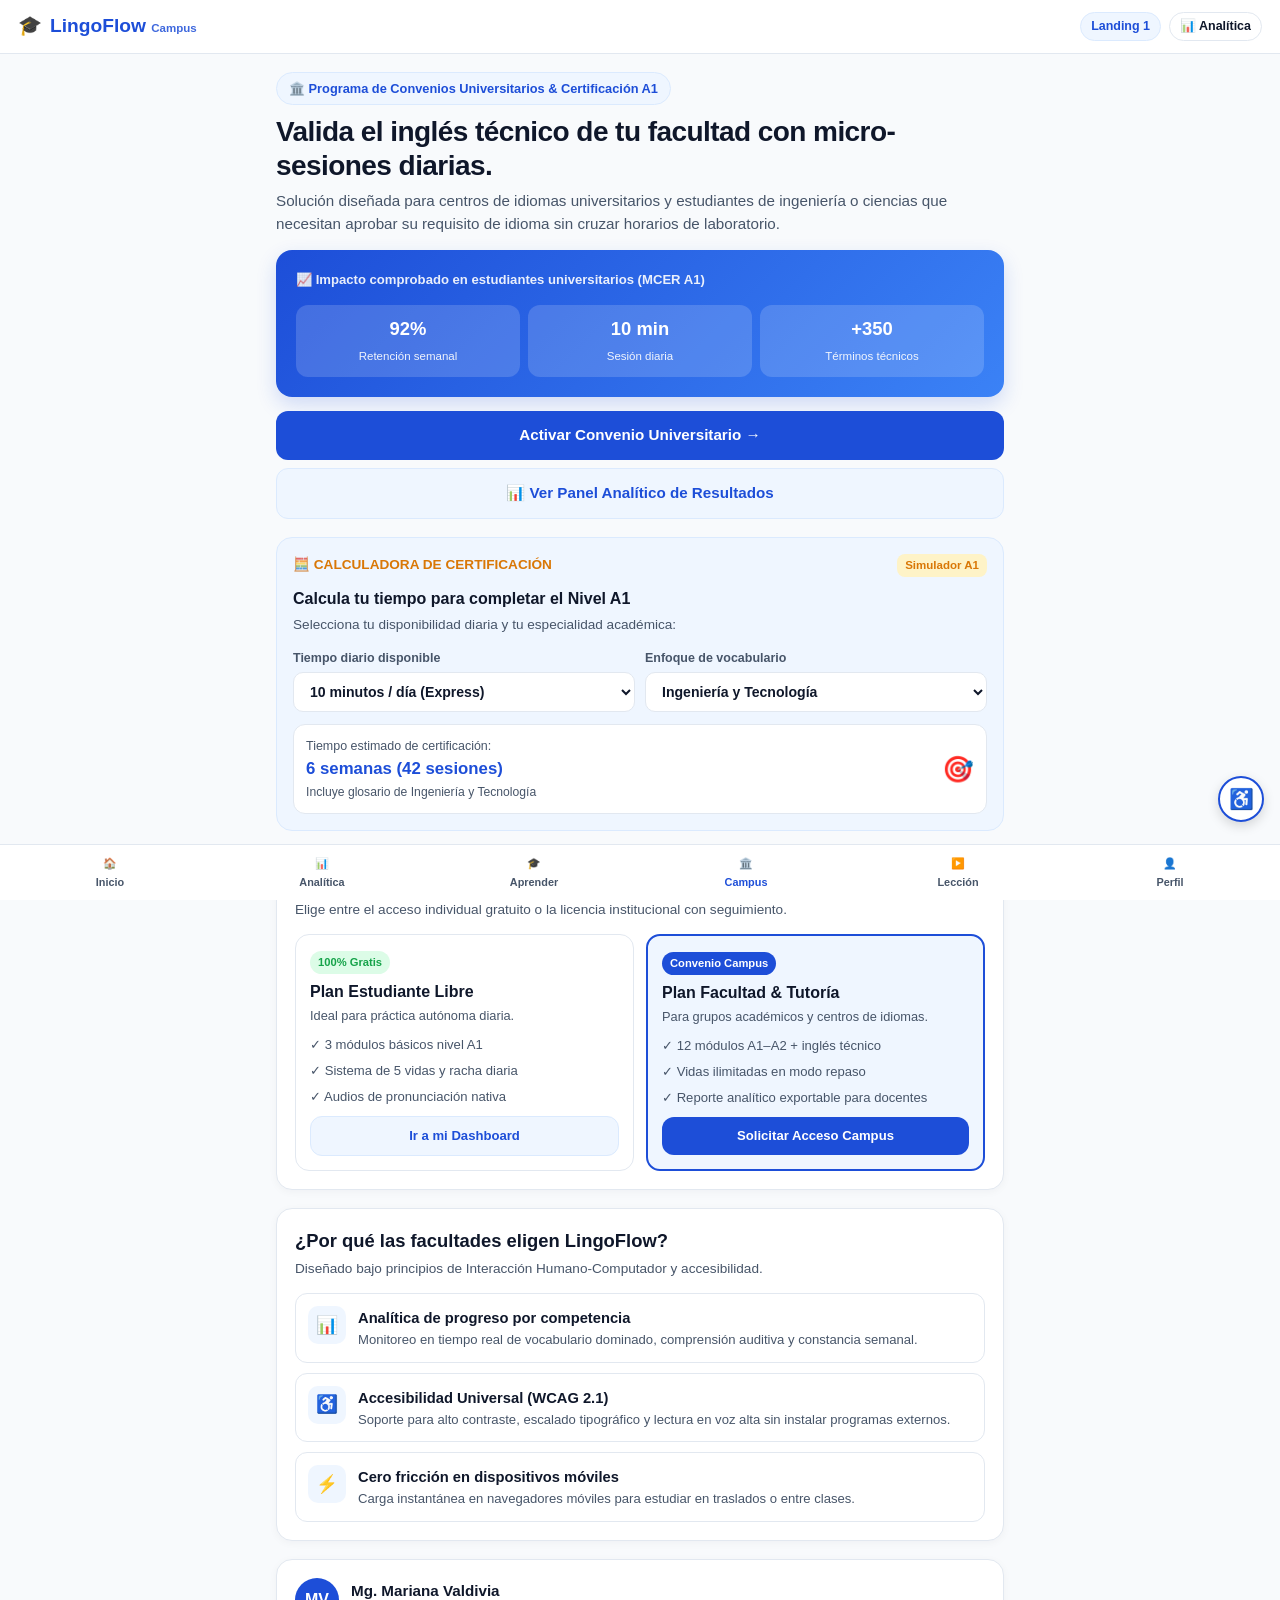
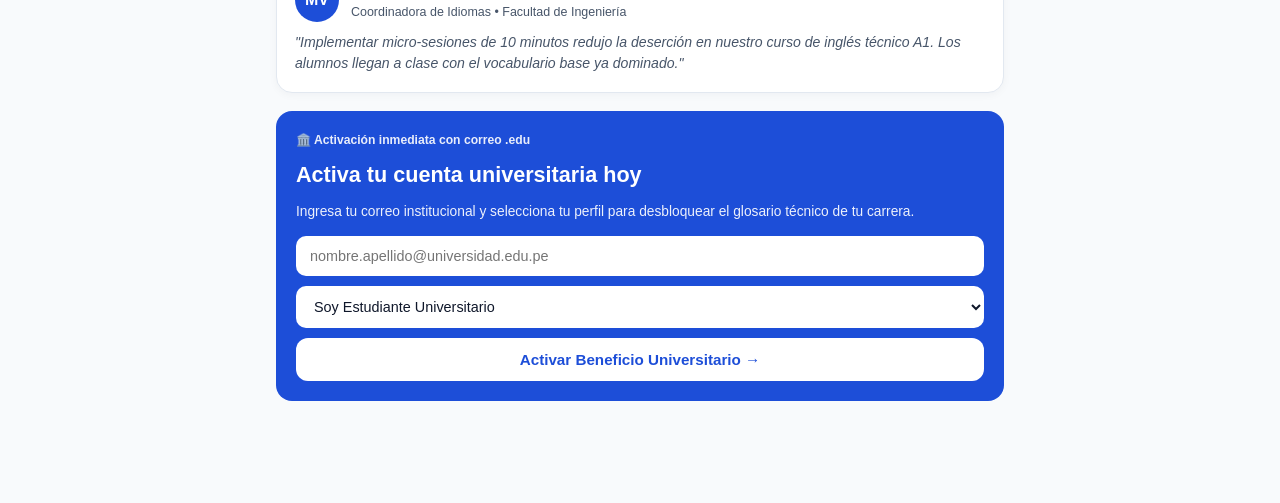
<file: t2/landing-universidades.html>
<!doctype html>
<html lang="es">
  <head>
    <meta charset="UTF-8" />
    <meta name="viewport" content="width=device-width, initial-scale=1.0" />
    <title>LingoFlow Campus — Inglés Académico para Universidades</title>
    <style>
      :root {
        --primary: #1d4ed8;
        --primary-dark: #1e40af;
        --primary-soft: #eff6ff;
        --primary-border: #dbeafe;
        --bg: #f8fafc;
        --card: #ffffff;
        --text: #0f172a;
        --muted: #475569;
        --border: #e2e8f0;
        --success: #16a34a;
        --success-soft: #dcfce7;
        --amber: #d97706;
        --amber-soft: #fef3c7;
        --danger: #dc2626;
        --radius: 16px;
      }

      /* Modo Alto Contraste (Accesibilidad MIIAU) */
      body.high-contrast {
        --bg: #000000;
        --card: #111827;
        --text: #ffff00;
        --muted: #f8fafc;
        --border: #ffff00;
        --primary: #ffff00;
        --primary-dark: #fde047;
        --primary-soft: #1f2937;
        --primary-border: #ffff00;
        --success: #4ade80;
        --success-soft: #064e3b;
        --amber: #fbbf24;
        --amber-soft: #451a03;
      }

      body.high-contrast .btn-primary,
      body.high-contrast .cta-banner {
        color: #000000 !important;
        background: #ffff00 !important;
      }

      * {
        box-sizing: border-box;
        margin: 0;
        padding: 0;
      }

      body {
        font-family:
          "Inter",
          -apple-system,
          BlinkMacSystemFont,
          "Segoe UI",
          Roboto,
          sans-serif;
        background-color: var(--bg);
        color: var(--text);
        line-height: 1.5;
        padding-bottom: 84px;
        transition:
          background 0.2s,
          color 0.2s;
      }

      /* Cabecera Superior */
      .topbar {
        position: sticky;
        top: 0;
        z-index: 40;
        background: var(--card);
        border-bottom: 1px solid var(--border);
        padding: 12px 18px;
        display: flex;
        justify-content: space-between;
        align-items: center;
      }

      .brand {
        display: flex;
        align-items: center;
        gap: 8px;
        font-weight: 800;
        font-size: 1.2rem;
        color: var(--primary);
        text-decoration: none;
      }

      .top-actions {
        display: flex;
        align-items: center;
        gap: 8px;
      }

      .pill-badge {
        display: inline-flex;
        align-items: center;
        gap: 4px;
        padding: 4px 10px;
        border-radius: 999px;
        font-size: 0.78rem;
        font-weight: 700;
        border: 1px solid var(--border);
        background: var(--card);
        text-decoration: none;
        color: var(--text);
      }

      .pill-switch {
        background: var(--primary-soft);
        color: var(--primary);
        border-color: var(--primary-border);
      }

      /* Contenedor Principal */
      .container {
        max-width: 760px;
        margin: 0 auto;
        padding: 18px 16px;
        display: flex;
        flex-direction: column;
        gap: 18px;
      }

      /* Hero Institucional */
      .hero-tag {
        display: inline-flex;
        align-items: center;
        gap: 6px;
        background: var(--primary-soft);
        color: var(--primary);
        border: 1px solid var(--primary-border);
        padding: 6px 12px;
        border-radius: 999px;
        font-size: 0.8rem;
        font-weight: 700;
        width: fit-content;
      }

      .hero h1 {
        font-size: 1.75rem;
        font-weight: 800;
        line-height: 1.2;
        margin-top: 10px;
        letter-spacing: -0.02em;
      }

      .hero p {
        color: var(--muted);
        font-size: 0.95rem;
        margin-top: 8px;
      }

      .hero-media {
        margin-top: 14px;
        border-radius: var(--radius);
        background: linear-gradient(135deg, #1d4ed8 0%, #3b82f6 100%);
        color: #ffffff;
        padding: 20px;
        display: flex;
        flex-direction: column;
        gap: 10px;
        box-shadow: 0 8px 20px rgba(29, 78, 216, 0.18);
      }

      .hero-media-stats {
        display: grid;
        grid-template-columns: repeat(3, 1fr);
        gap: 8px;
        margin-top: 6px;
      }

      .mini-stat {
        background: rgba(255, 255, 255, 0.16);
        padding: 10px 8px;
        border-radius: 12px;
        text-align: center;
      }

      .mini-stat strong {
        display: block;
        font-size: 1.15rem;
        font-weight: 800;
      }

      .mini-stat span {
        font-size: 0.72rem;
        opacity: 0.92;
      }

      /* Botones */
      .btn {
        display: inline-flex;
        align-items: center;
        justify-content: center;
        gap: 8px;
        width: 100%;
        padding: 13px 16px;
        border-radius: 12px;
        font-weight: 700;
        font-size: 0.95rem;
        border: none;
        cursor: pointer;
        text-decoration: none;
        transition:
          transform 0.1s,
          background 0.2s;
      }

      .btn:active {
        transform: scale(0.99);
      }

      .btn-primary {
        background: var(--primary);
        color: #ffffff;
      }

      .btn-primary:hover {
        background: var(--primary-dark);
      }

      .btn-secondary {
        background: var(--primary-soft);
        color: var(--primary);
        border: 1px solid var(--primary-border);
      }

      /* Tarjetas Generales */
      .card {
        background: var(--card);
        border: 1px solid var(--border);
        border-radius: var(--radius);
        padding: 18px;
        box-shadow: 0 2px 8px rgba(15, 23, 42, 0.04);
      }

      .section-title {
        font-size: 1.15rem;
        font-weight: 800;
        margin-bottom: 4px;
      }

      .section-sub {
        font-size: 0.85rem;
        color: var(--muted);
        margin-bottom: 14px;
      }

      /* Simulador Interactivo de Meta Universitaria */
      .calc-box {
        background: var(--primary-soft);
        border: 1px solid var(--primary-border);
        border-radius: var(--radius);
        padding: 16px;
      }

      .calc-header {
        display: flex;
        justify-content: space-between;
        align-items: center;
        margin-bottom: 10px;
      }

      .tag-amber {
        background: var(--amber-soft);
        color: var(--amber);
        font-size: 0.72rem;
        font-weight: 800;
        padding: 3px 8px;
        border-radius: 8px;
      }

      .calc-controls {
        display: grid;
        grid-template-columns: 1fr 1fr;
        gap: 10px;
        margin-bottom: 12px;
      }

      .field-group label {
        display: block;
        font-size: 0.78rem;
        font-weight: 700;
        margin-bottom: 4px;
        color: var(--muted);
      }

      .field-group select,
      .field-group input {
        width: 100%;
        padding: 10px 12px;
        border-radius: 10px;
        border: 1px solid var(--border);
        background: var(--card);
        color: var(--text);
        font-size: 0.88rem;
        font-weight: 600;
      }

      .calc-result {
        background: var(--card);
        border: 1px solid var(--border);
        border-radius: 12px;
        padding: 12px;
        display: flex;
        justify-content: space-between;
        align-items: center;
        gap: 10px;
      }

      .calc-result strong {
        color: var(--primary);
        font-size: 1.05rem;
      }

      /* Comparativa de Planes */
      .plans-grid {
        display: grid;
        grid-template-columns: 1fr 1fr;
        gap: 12px;
      }

      .plan-item {
        border: 1px solid var(--border);
        border-radius: 14px;
        padding: 14px;
        background: var(--card);
        display: flex;
        flex-direction: column;
        justify-content: space-between;
        gap: 10px;
      }

      .plan-item.featured {
        border: 2px solid var(--primary);
        background: var(--primary-soft);
      }

      .plan-badge {
        display: inline-block;
        font-size: 0.7rem;
        font-weight: 800;
        padding: 3px 8px;
        border-radius: 999px;
        background: var(--success-soft);
        color: var(--success);
        width: fit-content;
      }

      .plan-list {
        list-style: none;
        font-size: 0.82rem;
        color: var(--muted);
        display: flex;
        flex-direction: column;
        gap: 6px;
      }

      /* Pilares */
      .pillar-list {
        display: flex;
        flex-direction: column;
        gap: 10px;
      }

      .pillar-row {
        display: flex;
        gap: 12px;
        align-items: flex-start;
        padding: 12px;
        border: 1px solid var(--border);
        border-radius: 12px;
        background: var(--card);
      }

      .pillar-icon {
        width: 38px;
        height: 38px;
        border-radius: 10px;
        background: var(--primary-soft);
        color: var(--primary);
        display: flex;
        align-items: center;
        justify-content: center;
        font-size: 1.1rem;
        flex-shrink: 0;
      }

      /* Formulario CTA Azul */
      .cta-banner {
        background: var(--primary);
        color: #ffffff;
        border-radius: var(--radius);
        padding: 20px;
        display: flex;
        flex-direction: column;
        gap: 10px;
      }

      .cta-banner input,
      .cta-banner select {
        width: 100%;
        padding: 12px 14px;
        border-radius: 10px;
        border: none;
        font-size: 0.9rem;
        color: #0f172a;
        background: #ffffff;
      }

      .btn-white {
        background: #ffffff;
        color: var(--primary);
        font-weight: 800;
      }

      .feedback-msg {
        font-size: 0.82rem;
        font-weight: 700;
        padding: 8px 12px;
        border-radius: 8px;
        background: rgba(255, 255, 255, 0.18);
        display: none;
      }

      /* Botón Flotante de Accesibilidad */
      .a11y-fab {
        position: fixed;
        right: 16px;
        bottom: 78px;
        z-index: 50;
        width: 46px;
        height: 46px;
        border-radius: 50%;
        background: var(--card);
        color: var(--primary);
        border: 2px solid var(--primary);
        box-shadow: 0 4px 12px rgba(0, 0, 0, 0.15);
        font-size: 1.25rem;
        cursor: pointer;
        display: flex;
        align-items: center;
        justify-content: center;
      }

      .a11y-menu {
        position: fixed;
        right: 16px;
        bottom: 132px;
        z-index: 50;
        background: var(--card);
        border: 1px solid var(--border);
        border-radius: 14px;
        padding: 12px;
        width: 220px;
        box-shadow: 0 8px 24px rgba(0, 0, 0, 0.18);
        display: none;
        flex-direction: column;
        gap: 8px;
      }

      .a11y-menu.open {
        display: flex;
      }

      .a11y-menu button {
        padding: 8px 10px;
        border-radius: 8px;
        border: 1px solid var(--border);
        background: var(--primary-soft);
        color: var(--text);
        font-weight: 700;
        font-size: 0.8rem;
        cursor: pointer;
        text-align: left;
      }

      /* Barra de Navegación Inferior */
      .bottom-nav {
        position: fixed;
        bottom: 0;
        left: 0;
        right: 0;
        z-index: 40;
        background: var(--card);
        border-top: 1px solid var(--border);
        display: grid;
        grid-template-columns: repeat(6, 1fr);
        padding: 6px 4px;
      }

      .bottom-nav a {
        text-decoration: none;
        color: var(--muted);
        font-size: 0.68rem;
        font-weight: 600;
        display: flex;
        flex-direction: column;
        align-items: center;
        gap: 2px;
        padding: 4px 2px;
      }

      .bottom-nav a.active {
        color: var(--primary);
        font-weight: 800;
      }

      @media (max-width: 560px) {
        .calc-controls,
        .plans-grid {
          grid-template-columns: 1fr;
        }
      }
    </style>
  </head>
  <body>
    <!-- Barra Superior -->
    <header class="topbar">
      <a
        href="landing-universidades.html"
        class="brand"
        aria-label="LingoFlow Campus Inicio"
      >
        <span>🎓</span>
        <span
          >LingoFlow
          <small style="font-size: 0.72rem; font-weight: 700; opacity: 0.85"
            >Campus</small
          ></span
        >
      </a>
      <div class="top-actions">
        <a
          href="index.html"
          class="pill-badge pill-switch"
          title="Ir a Landing Estudiantes"
          >Landing 1</a
        >
        <a
          href="dashboard-analitico.html"
          class="pill-badge"
          title="Ir a Dashboard Analítico"
          >📊 Analítica</a
        >
      </div>
    </header>

    <main class="container">
      <!-- Hero Section -->
      <section class="hero">
        <span class="hero-tag"
          >🏛️ Programa de Convenios Universitarios & Certificación A1</span
        >
        <h1>
          Valida el inglés técnico de tu facultad con micro-sesiones diarias.
        </h1>
        <p>
          Solución diseñada para centros de idiomas universitarios y estudiantes
          de ingeniería o ciencias que necesitan aprobar su requisito de idioma
          sin cruzar horarios de laboratorio.
        </p>

        <div class="hero-media">
          <div style="font-size: 0.82rem; font-weight: 700; opacity: 0.9">
            📈 Impacto comprobado en estudiantes universitarios (MCER A1)
          </div>
          <div class="hero-media-stats">
            <div class="mini-stat">
              <strong>92%</strong>
              <span>Retención semanal</span>
            </div>
            <div class="mini-stat">
              <strong>10 min</strong>
              <span>Sesión diaria</span>
            </div>
            <div class="mini-stat">
              <strong>+350</strong>
              <span>Términos técnicos</span>
            </div>
          </div>
        </div>

        <div
          style="
            display: flex;
            flex-direction: column;
            gap: 8px;
            margin-top: 14px;
          "
        >
          <a href="#registro-campus" class="btn btn-primary"
            >Activar Convenio Universitario →</a
          >
          <a href="dashboard-analitico.html" class="btn btn-secondary"
            >📊 Ver Panel Analítico de Resultados</a
          >
        </div>
      </section>

      <!-- Simulador Interactivo de Plan de Estudio -->
      <section class="calc-box" aria-labelledby="simulador-titulo">
        <div class="calc-header">
          <span
            style="font-weight: 800; font-size: 0.85rem; color: var(--amber)"
            >🧮 CALCULADORA DE CERTIFICACIÓN</span
          >
          <span class="tag-amber">Simulador A1</span>
        </div>
        <h2 id="simulador-titulo" class="section-title" style="font-size: 1rem">
          Calcula tu tiempo para completar el Nivel A1
        </h2>
        <p class="section-sub">
          Selecciona tu disponibilidad diaria y tu especialidad académica:
        </p>

        <div class="calc-controls">
          <div class="field-group">
            <label for="minutosDia">Tiempo diario disponible</label>
            <select id="minutosDia" onchange="calcularMeta()">
              <option value="10" selected>10 minutos / día (Express)</option>
              <option value="15">15 minutos / día (Estándar)</option>
              <option value="20">20 minutos / día (Intensivo)</option>
            </select>
          </div>
          <div class="field-group">
            <label for="enfoqueCarrera">Enfoque de vocabulario</label>
            <select id="enfoqueCarrera" onchange="calcularMeta()">
              <option value="Ingeniería y Tecnología">
                Ingeniería y Tecnología
              </option>
              <option value="Ciencias de la Salud">Ciencias de la Salud</option>
              <option value="Negocios y Gestión">Negocios y Gestión</option>
            </select>
          </div>
        </div>

        <div class="calc-result" role="status" aria-live="polite">
          <div>
            <div style="font-size: 0.78rem; color: var(--muted)">
              Tiempo estimado de certificación:
            </div>
            <strong id="resultadoSemanas">6 semanas (42 sesiones)</strong>
            <div
              id="resultadoEnfoque"
              style="font-size: 0.76rem; color: var(--muted); margin-top: 2px"
            >
              Incluye glosario de Ingeniería y Tecnología
            </div>
          </div>
          <span style="font-size: 1.6rem">🎯</span>
        </div>
      </section>

      <!-- Comparativa de Modalidades -->
      <section class="card">
        <h2 class="section-title">Modalidades de Acceso LingoFlow</h2>
        <p class="section-sub">
          Elige entre el acceso individual gratuito o la licencia institucional
          con seguimiento.
        </p>

        <div class="plans-grid">
          <article class="plan-item">
            <div>
              <span class="plan-badge">100% Gratis</span>
              <h3 style="font-size: 1rem; font-weight: 800; margin-top: 6px">
                Plan Estudiante Libre
              </h3>
              <p
                style="font-size: 0.8rem; color: var(--muted); margin-top: 2px"
              >
                Ideal para práctica autónoma diaria.
              </p>
            </div>
            <ul class="plan-list">
              <li>✓ 3 módulos básicos nivel A1</li>
              <li>✓ Sistema de 5 vidas y racha diaria</li>
              <li>✓ Audios de pronunciación nativa</li>
            </ul>
            <a
              href="dashboard.html"
              class="btn btn-secondary"
              style="padding: 9px; font-size: 0.82rem"
              >Ir a mi Dashboard</a
            >
          </article>

          <article class="plan-item featured">
            <div>
              <span
                class="plan-badge"
                style="background: var(--primary); color: #fff"
                >Convenio Campus</span
              >
              <h3 style="font-size: 1rem; font-weight: 800; margin-top: 6px">
                Plan Facultad & Tutoría
              </h3>
              <p
                style="font-size: 0.8rem; color: var(--muted); margin-top: 2px"
              >
                Para grupos académicos y centros de idiomas.
              </p>
            </div>
            <ul class="plan-list">
              <li>✓ 12 módulos A1–A2 + inglés técnico</li>
              <li>✓ Vidas ilimitadas en modo repaso</li>
              <li>✓ Reporte analítico exportable para docentes</li>
            </ul>
            <a
              href="#registro-campus"
              class="btn btn-primary"
              style="padding: 9px; font-size: 0.82rem"
              >Solicitar Acceso Campus</a
            >
          </article>
        </div>
      </section>

      <!-- Pilares Institucionales -->
      <section class="card">
        <h2 class="section-title">¿Por qué las facultades eligen LingoFlow?</h2>
        <p class="section-sub">
          Diseñado bajo principios de Interacción Humano-Computador y
          accesibilidad.
        </p>

        <div class="pillar-list">
          <div class="pillar-row">
            <div class="pillar-icon">📊</div>
            <div>
              <strong style="font-size: 0.92rem"
                >Analítica de progreso por competencia</strong
              >
              <p style="font-size: 0.82rem; color: var(--muted)">
                Monitoreo en tiempo real de vocabulario dominado, comprensión
                auditiva y constancia semanal.
              </p>
            </div>
          </div>
          <div class="pillar-row">
            <div class="pillar-icon">♿</div>
            <div>
              <strong style="font-size: 0.92rem"
                >Accesibilidad Universal (WCAG 2.1)</strong
              >
              <p style="font-size: 0.82rem; color: var(--muted)">
                Soporte para alto contraste, escalado tipográfico y lectura en
                voz alta sin instalar programas externos.
              </p>
            </div>
          </div>
          <div class="pillar-row">
            <div class="pillar-icon">⚡</div>
            <div>
              <strong style="font-size: 0.92rem"
                >Cero fricción en dispositivos móviles</strong
              >
              <p style="font-size: 0.82rem; color: var(--muted)">
                Carga instantánea en navegadores móviles para estudiar en
                traslados o entre clases.
              </p>
            </div>
          </div>
        </div>
      </section>

      <!-- Testimonio Coordinador / Estudiante -->
      <section class="card">
        <div
          style="
            display: flex;
            align-items: center;
            gap: 12px;
            margin-bottom: 10px;
          "
        >
          <div
            style="
              width: 44px;
              height: 44px;
              border-radius: 50%;
              background: var(--primary);
              color: #fff;
              display: flex;
              align-items: center;
              justify-content: center;
              font-weight: 800;
            "
          >
            MV
          </div>
          <div>
            <strong style="font-size: 0.95rem">Mg. Mariana Valdivia</strong>
            <div style="font-size: 0.78rem; color: var(--muted)">
              Coordinadora de Idiomas • Facultad de Ingeniería
            </div>
          </div>
        </div>
        <p style="font-size: 0.88rem; color: var(--muted); font-style: italic">
          "Implementar micro-sesiones de 10 minutos redujo la deserción en
          nuestro curso de inglés técnico A1. Los alumnos llegan a clase con el
          vocabulario base ya dominado."
        </p>
      </section>

      <!-- Formulario de Solicitud de Convenio -->
      <section id="registro-campus" class="cta-banner">
        <span style="font-size: 0.76rem; font-weight: 700; opacity: 0.9"
          >🏛️ Activación inmediata con correo .edu</span
        >
        <h2 style="font-size: 1.35rem; font-weight: 800">
          Activa tu cuenta universitaria hoy
        </h2>
        <p style="font-size: 0.86rem; opacity: 0.92">
          Ingresa tu correo institucional y selecciona tu perfil para
          desbloquear el glosario técnico de tu carrera.
        </p>

        <form
          id="formCampus"
          onsubmit="registrarCampus(event)"
          style="
            display: flex;
            flex-direction: column;
            gap: 10px;
            margin-top: 4px;
          "
        >
          <input
            type="email"
            id="correoEdu"
            placeholder="nombre.apellido@universidad.edu.pe"
            required
            aria-label="Correo institucional"
          />
          <select id="rolCampus" aria-label="Seleccionar rol">
            <option value="Estudiante Universitario">
              Soy Estudiante Universitario
            </option>
            <option value="Docente / Coordinador">
              Soy Docente o Coordinador Académico
            </option>
          </select>
          <button type="submit" class="btn btn-white">
            Activar Beneficio Universitario →
          </button>
        </form>
        <div id="campusFeedback" class="feedback-msg" role="alert"></div>
      </section>
    </main>

    <!-- Botón y Menú de Accesibilidad -->
    <button
      class="a11y-fab"
      onclick="toggleA11y()"
      aria-label="Opciones de accesibilidad"
      title="Accesibilidad"
    >
      ♿
    </button>
    <div
      id="a11yMenu"
      class="a11y-menu"
      role="dialog"
      aria-label="Panel de accesibilidad"
    >
      <strong style="font-size: 0.82rem">Accesibilidad Visual</strong>
      <button type="button" onclick="toggleContrast()">
        🌓 Alternar Alto Contraste
      </button>
      <button type="button" onclick="changeFontSize(112)">
        🔍 Aumentar Texto (112%)
      </button>
      <button type="button" onclick="changeFontSize(100)">
        ↺ Restaurar Texto (100%)
      </button>
    </div>

    <!-- Barra de Navegación Inferior -->
    <nav class="bottom-nav" aria-label="Navegación principal">
      <a href="dashboard.html"><span>🏠</span><span>Inicio</span></a>
      <a href="dashboard-analitico.html"
        ><span>📊</span><span>Analítica</span></a
      >
      <a href="index.html"><span>🎓</span><span>Aprender</span></a>
      <a href="landing-universidades.html" class="active"
        ><span>🏛️</span><span>Campus</span></a
      >
      <a href="leccion.html"><span>▶️</span><span>Lección</span></a>
      <a href="perfil.html"><span>👤</span><span>Perfil</span></a>
    </nav>

    <script>
      function calcularMeta() {
        const mins = parseInt(document.getElementById("minutosDia").value, 10);
        const enfoque = document.getElementById("enfoqueCarrera").value;
        const totalMinutosA1 = 420; // 42 micro-sesiones de 10 min
        const dias = Math.ceil(totalMinutosA1 / mins);
        const semanas = Math.max(2, Math.round(dias / 7));

        document.getElementById("resultadoSemanas").textContent =
          `${semanas} semanas (${dias} días de práctica)`;
        document.getElementById("resultadoEnfoque").textContent =
          `Incluye glosario de ${enfoque}`;
      }

      function registrarCampus(e) {
        e.preventDefault();
        const correo = document.getElementById("correoEdu").value.trim();
        const rol = document.getElementById("rolCampus").value;
        const box = document.getElementById("campusFeedback");

        box.style.display = "block";
        box.textContent = `✅ ¡Listo! Acceso "${rol}" vinculado a ${correo}. Redirigiendo a tu panel...`;

        setTimeout(() => {
          window.location.href = "dashboard-analitico.html";
        }, 1500);
      }

      function toggleA11y() {
        document.getElementById("a11yMenu").classList.toggle("open");
      }

      function toggleContrast() {
        document.body.classList.toggle("high-contrast");
      }

      function changeFontSize(pct) {
        document.documentElement.style.fontSize = pct + "%";
      }
    </script>
  </body>
</html>
</file>
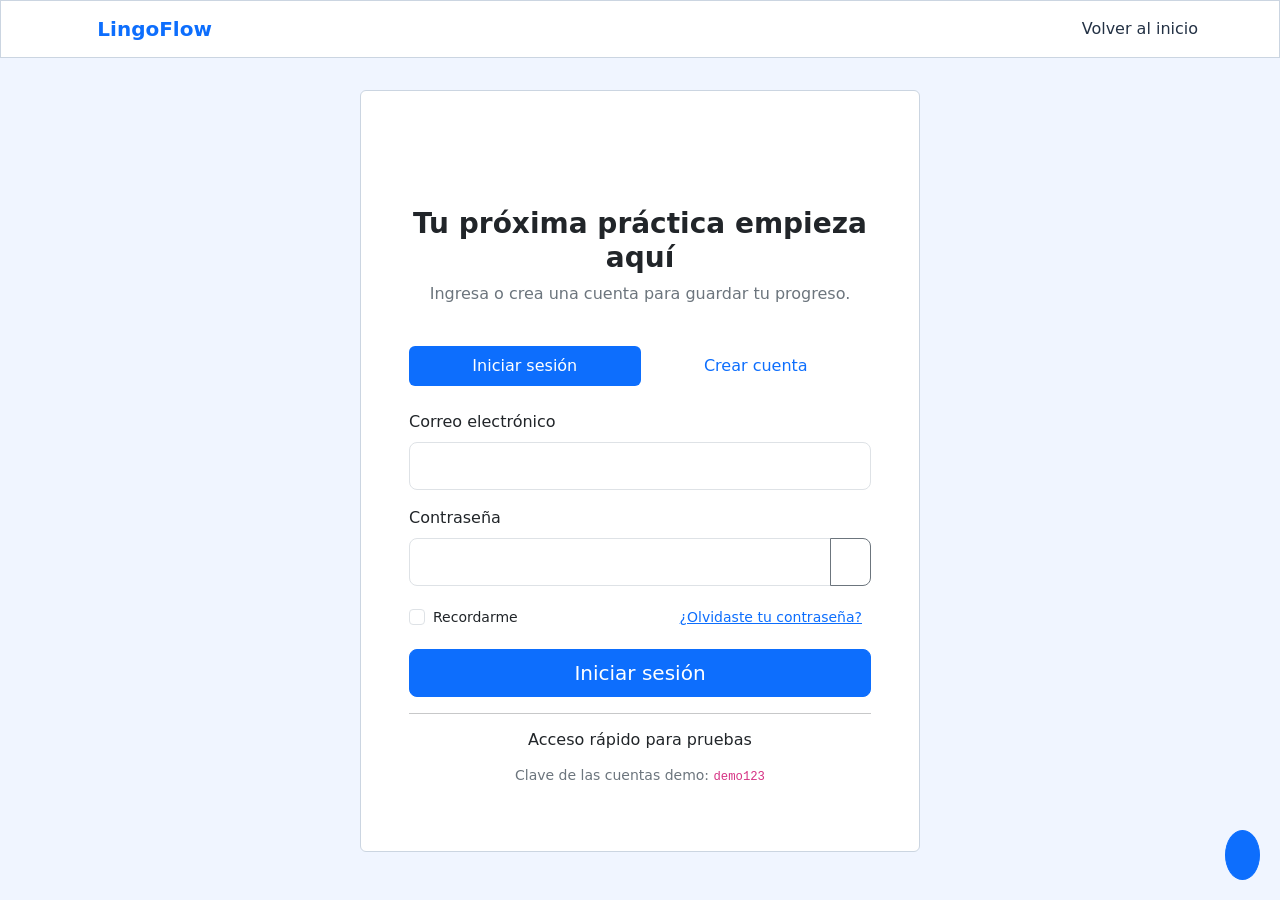
<file: t2/leccion.html>
<!doctype html>
<html lang="es">
  <head>
    <meta charset="utf-8" />
    <meta name="viewport" content="width=device-width, initial-scale=1" />
    <title>Lección interactiva | LingoFlow</title>
    <link
      href="https://cdn.jsdelivr.net/npm/bootstrap@5.3.3/dist/css/bootstrap.min.css"
      rel="stylesheet"
    />
    <link
      href="https://cdn.jsdelivr.net/npm/bootstrap-icons@1.11.3/font/bootstrap-icons.css"
      rel="stylesheet"
    />
    <style>
      body {
        background: #f8faff;
        color: #233144;
        font-family: system-ui, sans-serif;
      }
      .navbar,
      .card {
        border: 1px solid #cbd5e1;
      }
      .leccion {
        max-width: 760px;
        margin: auto;
      }
      .opcion {
        min-height: 58px;
        text-align: left;
        border: 2px solid #cbd5e1;
      }
      .opcion.seleccionada {
        border-color: #2563eb;
        background: #eff4ff;
        color: #123b9d;
      }
      .progreso {
        height: 12px;
      }
      .access {
        position: fixed;
        right: 20px;
        bottom: 20px;
        z-index: 10;
      }
      .high-contrast {
        background: #000 !important;
        color: #fff !important;
      }
      .high-contrast .card,
      .high-contrast nav,
      .high-contrast .offcanvas,
      .high-contrast .modal-content {
        background: #111 !important;
        color: #fff !important;
        border-color: #ff0 !important;
      }
    </style>
  </head>
  <body>
    <nav class="navbar navbar-expand-lg bg-white sticky-top">
      <div class="container-xl">
        <a class="navbar-brand fw-bold text-primary" href="dashboard.html"
          ><i class="bi bi-book-half me-2"></i>LingoFlow</a
        >
        <button
          class="navbar-toggler"
          data-bs-toggle="collapse"
          data-bs-target="#menu"
          aria-label="Abrir navegación"
        >
          <span class="navbar-toggler-icon"></span>
        </button>
        <div class="collapse navbar-collapse" id="menu">
          <ul class="navbar-nav me-auto">
            <li class="nav-item">
              <a class="nav-link" href="dashboard.html">Mi progreso</a>
            </li>
            <li class="nav-item">
              <a class="nav-link" href="perfil.html">Perfil</a>
            </li>
          </ul>
          <span class="badge text-bg-light me-2"
            >🔥 <span id="rachaNav">7</span>d</span
          ><span class="badge text-bg-primary"
            ><span id="xpNav">450</span> XP</span
          >
        </div>
      </div>
    </nav>
    <main class="container py-4 py-lg-5">
      <div class="leccion">
        <div class="d-flex justify-content-between mb-3">
          <button class="btn btn-outline-secondary" id="salir">
            <i class="bi bi-arrow-left me-1"></i>Salir</button
          ><span class="badge text-bg-danger fs-6"
            ><i class="bi bi-heart-fill me-1"></i><span id="vidas"></span
          ></span>
        </div>
        <div class="d-flex justify-content-between small mb-2">
          <span id="numero"></span><span id="porcentaje"></span>
        </div>
        <div class="progress progreso mb-4">
          <div id="barra" class="progress-bar"></div>
        </div>
        <section class="card p-4 p-md-5">
          <span
            class="small text-uppercase fw-bold text-secondary"
            id="moduloActual"
            >Saludos y presentaciones · A1</span
          >
          <h1 id="pregunta" class="h3 fw-bold mt-2 mb-4"></h1>
          <div id="audio"></div>
          <div id="opciones"></div>
          <div id="feedback" class="mt-3" aria-live="polite"></div>
          <div class="d-grid mt-3">
            <button class="btn btn-primary btn-lg" id="comprobar" disabled>
              Comprobar respuesta
            </button>
          </div>
        </section>
      </div>
    </main>
    <div class="modal fade" id="resumen" tabindex="-1">
      <div class="modal-dialog modal-dialog-centered">
        <div class="modal-content">
          <div class="modal-header">
            <h2 class="modal-title h5">¡Lección completada!</h2>
          </div>
          <div class="modal-body" id="detalleResumen"></div>
          <div class="modal-footer">
            <a class="btn btn-primary" href="dashboard.html"
              >Volver al progreso</a
            >
          </div>
        </div>
      </div>
    </div>
    <div
      class="modal fade"
      id="pausaVidas"
      tabindex="-1"
      aria-labelledby="tituloPausa"
    >
      <div class="modal-dialog modal-dialog-centered">
        <div class="modal-content">
          <div class="modal-header">
            <h2 class="modal-title h5" id="tituloPausa">Hagamos una pausa</h2>
          </div>
          <div class="modal-body">
            Te quedaste sin vidas. Puedes repasar tus errores para recuperar un
            corazón o volver al dashboard.
          </div>
          <div class="modal-footer">
            <button id="recuperarVida" class="btn btn-primary">
              Practicar errores y recuperar 1 vida</button
            ><a class="btn btn-outline-secondary" href="dashboard.html"
              >Volver al dashboard</a
            >
          </div>
        </div>
      </div>
    </div>
    <button
      class="btn btn-primary rounded-circle access"
      data-bs-toggle="offcanvas"
      data-bs-target="#accesibilidad"
      aria-label="Abrir accesibilidad"
    >
      <i class="bi bi-universal-access fs-4"></i>
    </button>
    <div class="offcanvas offcanvas-end" id="accesibilidad">
      <div class="offcanvas-header">
        <h2 class="h5">Accesibilidad</h2>
        <button class="btn-close" data-bs-dismiss="offcanvas"></button>
      </div>
      <div class="offcanvas-body">
        <button id="contraste" class="btn btn-outline-primary w-100 mb-2">
          Alto contraste
        </button>
        <div class="btn-group w-100">
          <button id="menos" class="btn btn-outline-secondary">A−</button
          ><button id="mas" class="btn btn-outline-secondary">A+</button>
        </div>
        <button id="foco" class="btn btn-outline-secondary w-100 mt-2">
          Foco de teclado</button
        ><button id="oscuro" class="btn btn-outline-secondary w-100 mt-2">
          Modo oscuro</button
        ><button id="leer" class="btn btn-outline-secondary w-100 mt-2">
          Leer pantalla
        </button>
      </div>
    </div>
    <script src="https://cdn.jsdelivr.net/npm/bootstrap@5.3.3/dist/js/bootstrap.bundle.min.js"></script>
    <script>
      fetch("data.json")
        .then((respuesta) => respuesta.json())
        .then((datos) => {
          if (!localStorage.getItem("lingo-usuario-activo")) {
            location.href = "login.html";
            return;
          }
          // Preguntas y datos locales de las tres cuentas demo
          const llave = "lingo-usuarios";
          let usuarios =
            JSON.parse(localStorage.getItem(llave) || "null") || datos.usuarios;
          localStorage.setItem(llave, JSON.stringify(usuarios));
          const id = localStorage.getItem("lingo-usuario-activo") || "carlos";
          let usuario = usuarios.find((u) => u.id === id) || usuarios[0],
            actual = 0,
            elegida = "",
            aciertos = 0,
            errores = 0,
            segundos = 0;
          const inicio = Date.now(),
            guardar = () =>
              localStorage.setItem(llave, JSON.stringify(usuarios));
          const parametros = new URLSearchParams(location.search);
          const moduloId = parametros.get("modulo");
          if (!moduloId) {
            location.href = "dashboard.html#catalogo";
            return;
          }
          const esRetoBonus = moduloId === "bonus";
          const indiceLeccion = Math.min(
            5,
            Math.max(1, Number(parametros.get("leccion") || 1)),
          );
          const nivelActual = esRetoBonus
            ? datos.niveles[1]
            : datos.niveles.find((n) =>
                n.modulos.some((m) => m.id === moduloId),
              ) || datos.niveles[0];
          const moduloActual = esRetoBonus
            ? { titulo: datos.retoBonus.titulo }
            : nivelActual.modulos.find((m) => m.id === moduloId) ||
              nivelActual.modulos[0];
          const banco = [
            ...datos.ejerciciosPorNivel[nivelActual.id],
            ...datos.ejerciciosComplementarios[nivelActual.id],
          ];
          const indiceModulo = Math.max(
            0,
            nivelActual.modulos.findIndex((m) => m.id === moduloId),
          );
          const desplazamiento =
            ((indiceLeccion - 1) * 2 + indiceModulo * 3) % banco.length;
          const preguntas = Array.from({ length: 5 }, (_, i) => ({
            ...banco[(desplazamiento + i) % banco.length],
            texto: banco[(desplazamiento + i) % banco.length].enunciado,
          }));
          const cantidadInicial = preguntas.length;
          document.querySelector("#moduloActual").textContent =
            nivelActual.id +
            " · " +
            moduloActual.titulo +
            " · Lección " +
            indiceLeccion +
            "/5";
          document.querySelector("#rachaNav").textContent = usuario.racha;
          document.querySelector("#xpNav").textContent = usuario.xp;
          const falladas = [],
            resultadosSesion = [];
          let repeticionesAudio = 0;
          function mostrarPregunta() {
            elegida = "";
            const q = preguntas[actual],
              porcentaje = Math.round((actual / preguntas.length) * 100);
            document.querySelector("#vidas").textContent =
              usuario.vidas + " / 5";
            document.querySelector("#numero").textContent =
              "Pregunta " + (actual + 1) + " de " + preguntas.length;
            document.querySelector("#porcentaje").textContent =
              porcentaje + "% completado";
            document.querySelector("#barra").style.width = porcentaje + "%";
            document.querySelector("#pregunta").textContent = q.texto;
            document.querySelector("#feedback").innerHTML = "";
            document.querySelector("#comprobar").disabled = true;
            document.querySelector("#comprobar").textContent =
              "Comprobar respuesta";
            document.querySelector("#audio").innerHTML =
              q.tipo === "audio"
                ? '<div class="d-flex align-items-center gap-3 p-3 rounded bg-light mb-4"><button class="btn btn-primary btn-lg rounded-circle" id="reproducir" aria-label="Reproducir pronunciación"><i class="bi bi-volume-up-fill"></i></button><div><strong>' +
                  q.frase +
                  '</strong><div class="small text-secondary" id="estadoAudio">Listo para reproducir</div></div></div><button class="btn btn-sm btn-outline-secondary mb-3" data-bs-toggle="collapse" data-bs-target="#transcripcion">Ver transcripción</button><div class="collapse mb-3" id="transcripcion"><div class="alert alert-light mb-0">' +
                  (q.transcripcion || q.frase) +
                  "</div></div>"
                : "";
            if (q.tipo === "escritura") {
              document.querySelector("#opciones").innerHTML =
                '<div class="input-group input-group-lg"><span class="input-group-text">' +
                q.prefijo +
                '</span><input id="respuestaTexto" class="form-control" aria-label="Completa la respuesta"><span class="input-group-text">' +
                q.sufijo +
                "</span></div>";
              document.querySelector("#respuestaTexto").oninput = (e) => {
                elegida = e.target.value.trim();
                document.querySelector("#comprobar").disabled = !elegida;
              };
            } else if (q.tipo === "parejas") {
              document.querySelector("#opciones").innerHTML =
                '<div class="row g-2">' +
                q.pares
                  .map(
                    (par, i) =>
                      '<div class="col-5"><div class="form-control bg-light">' +
                      par[0] +
                      '</div></div><div class="col-7"><label class="visually-hidden" for="par' +
                      i +
                      '">Significado de ' +
                      par[0] +
                      '</label><select id="par' +
                      i +
                      '" class="form-select selector-par"><option value="">Elige una respuesta</option>' +
                      q.pares
                        .map(
                          (op, j) =>
                            '<option value="' + j + '">' + op[1] + "</option>",
                        )
                        .join("") +
                      "</select></div>",
                  )
                  .join("") +
                "</div>";
              document.querySelectorAll(".selector-par").forEach(
                (s) =>
                  (s.onchange = () => {
                    elegida = [...document.querySelectorAll(".selector-par")]
                      .map((x) => x.value)
                      .join(",");
                    document.querySelector("#comprobar").disabled = [
                      ...document.querySelectorAll(".selector-par"),
                    ].some((x) => !x.value);
                  }),
              );
            } else if (q.tipo === "orden") {
              document.querySelector("#opciones").innerHTML = q.palabras
                .map(
                  (w) =>
                    '<button class="btn btn-outline-primary me-2 mb-2" data-palabra="' +
                    w +
                    '">' +
                    w +
                    "</button>",
                )
                .join("");
            } else {
              document.querySelector("#opciones").innerHTML = q.opciones
                .map(
                  (w, i) =>
                    '<button class="btn opcion w-100 mb-2" data-opcion="' +
                    i +
                    '">' +
                    w +
                    "</button>",
                )
                .join("");
            }
            document.querySelectorAll("[data-opcion]").forEach(
              (b) =>
                (b.onclick = () => {
                  document
                    .querySelectorAll("[data-opcion]")
                    .forEach((x) => x.classList.remove("seleccionada"));
                  b.classList.add("seleccionada");
                  elegida = q.opciones[Number(b.dataset.opcion)];
                  document.querySelector("#comprobar").disabled = false;
                }),
            );
            document.querySelectorAll("[data-palabra]").forEach(
              (b) =>
                (b.onclick = () => {
                  b.classList.toggle("active");
                  elegida = [
                    ...document.querySelectorAll("[data-palabra].active"),
                  ]
                    .map((x) => x.dataset.palabra)
                    .join(" ");
                  document.querySelector("#comprobar").disabled = !elegida;
                }),
            );
            if (q.tipo === "audio")
              document.querySelector("#reproducir").onclick = () => {
                repeticionesAudio++;
                hablar(
                  q.frase,
                  "en-US",
                  document.querySelector("#estadoAudio"),
                );
              };
            document.querySelector("#comprobar").onclick = validar;
          }
          function validar() {
            const q = preguntas[actual];
            let correcto = false;
            if (q.tipo === "parejas")
              correcto = elegida === q.pares.map((_, i) => String(i)).join(",");
            else if (q.tipo === "audio" || q.tipo === "opcion")
              correcto = elegida === q.opciones[q.correcta];
            else
              correcto =
                elegida.trim().toLowerCase() === q.correcta.toLowerCase();
            if (correcto) {
              aciertos++;
              document.querySelector("#feedback").innerHTML =
                '<div class="alert alert-success"><strong><i class="bi bi-check-circle-fill me-1"></i>¡Correcto!</strong> ' +
                q.traduccion +
                "</div>";
            } else {
              errores++;
              if (!q.modoRepaso) falladas.push(q);
              if (!q.modoRepaso) usuario.vidas = Math.max(0, usuario.vidas - 1);
              document.querySelector("#vidas").textContent =
                usuario.vidas + " / 5";
              guardar();
              document.querySelector("#feedback").innerHTML =
                '<div class="alert alert-danger"><strong><i class="bi bi-lightbulb me-1"></i>Pista:</strong> ' +
                q.pista +
                "</div>";
              if (usuario.vidas === 0 && !q.modoRepaso)
                bootstrap.Modal.getOrCreateInstance(
                  document.querySelector("#pausaVidas"),
                  { backdrop: "static", keyboard: false },
                ).show();
            }
            resultadosSesion.push({ tipo: q.tipo, correcto, tema: q.texto });
            const boton = document.querySelector("#comprobar");
            boton.textContent =
              actual === preguntas.length - 1 ? "Ver resumen" : "Siguiente";
            boton.onclick = () => {
              actual++;
              if (actual < preguntas.length) mostrarPregunta();
              else finalizar();
            };
          }
          function finalizar() {
            const tiempo = Math.floor((Date.now() - inicio) / 1000);
            const minutosSesion = Math.max(3, Math.round(tiempo / 60));
            const nombresCompetencia = {
              audio: "Comprensión auditiva",
              parejas: "Vocabulario",
              escritura: "Gramática básica",
              orden: "Gramática básica",
              opcion: "Vocabulario",
            };
            const conteoCompetencias = {};
            resultadosSesion.forEach((r) => {
              const nombre = nombresCompetencia[r.tipo] || "Vocabulario";
              if (!conteoCompetencias[nombre])
                conteoCompetencias[nombre] = { correctas: 0, total: 0 };
              conteoCompetencias[nombre].total++;
              if (r.correcto) conteoCompetencias[nombre].correctas++;
            });
            const resultadosCompetencia = {};
            Object.entries(conteoCompetencias).forEach(([nombre, r]) => {
              resultadosCompetencia[nombre] = {
                ...r,
                precision: Math.round((r.correctas / r.total) * 100),
              };
              const indice = {
                Vocabulario: 0,
                "Gramática básica": 2,
                "Comprensión auditiva": 3,
              }[nombre];
              if (indice !== undefined) {
                const habilidadAnterior = (usuario.habilidades || [
                  85, 75, 65, 70,
                ])[indice];
                usuario.habilidades = usuario.habilidades || [85, 75, 65, 70];
                usuario.habilidades[indice] = Math.round(
                  habilidadAnterior * 0.8 +
                    resultadosCompetencia[nombre].precision * 0.2,
                );
              }
            });
            usuario.historialSesiones = usuario.historialSesiones || [];
            usuario.historialSesiones.push({
              fecha: new Date().toISOString(),
              modulo: moduloId,
              precision: Math.round((aciertos / cantidadInicial) * 100),
              minutos: minutosSesion,
              repeticionesAudio,
              competencias: resultadosCompetencia,
            });
            usuario.historialSesiones = usuario.historialSesiones.slice(-30);
            usuario.xp += aciertos * 10;
            if (!usuario.modulos)
              usuario.modulos = { "a1-m01": 100, "a1-m02": usuario.avance };
            usuario.modulos[moduloId] = Math.min(
              100,
              (usuario.modulos[moduloId] || 0) + 20,
            );
            usuario.avance = Math.min(100, usuario.avance + 2);
            const indiceDia = (new Date().getDay() + 6) % 7;
            usuario.minutos[indiceDia] =
              (usuario.minutos[indiceDia] || 0) + minutosSesion;
            const fecha = new Date().toISOString().slice(0, 10);
            if (
              usuario.diaRacha !== fecha &&
              usuario.minutos[indiceDia] >= 10
            ) {
              usuario.racha++;
              usuario.diaRacha = fecha;
            }
            guardar();
            document.querySelector("#detalleResumen").innerHTML =
              '<div class="text-center mb-3"><div class="display-5 fw-bold text-primary">' +
              Math.round((aciertos / cantidadInicial) * 100) +
              '%</div>Precisión de esta ronda</div><div class="row text-center"><div class="col">' +
              Math.floor(tiempo / 60) +
              ":" +
              String(tiempo % 60).padStart(2, "0") +
              '<div class="small text-secondary">Tiempo</div></div><div class="col">+' +
              aciertos * 10 +
              ' XP<div class="small text-secondary">Puntos</div></div><div class="col">' +
              errores +
              '<div class="small text-secondary">A reforzar</div></div></div><p class="mt-3">' +
              (errores
                ? "Palabras para repasar: " +
                  [
                    ...new Set(
                      falladas.map((q) => q.frase || q.correcta || q.texto),
                    ),
                  ].join(", ")
                : "¡Excelente! Ya dominas las expresiones de esta ronda.") +
              "</p>";
            bootstrap.Modal.getOrCreateInstance(
              document.querySelector("#resumen"),
              { backdrop: "static" },
            ).show();
          }
          document.querySelector("#recuperarVida").onclick = () => {
            usuario.vidas = 1;
            guardar();
            preguntas.splice(
              actual + 1,
              0,
              ...falladas.map((q) => ({ ...q, modoRepaso: true })),
            );
            bootstrap.Modal.getInstance(
              document.querySelector("#pausaVidas"),
            ).hide();
            document.querySelector("#vidas").textContent = "1 / 5";
            document.querySelector("#feedback").innerHTML =
              '<div class="alert alert-info">Repasa la pista y continúa sin penalización.</div>';
            const boton = document.querySelector("#comprobar");
            boton.textContent = "Continuar";
            boton.disabled = false;
            boton.onclick = () => {
              actual++;
              if (actual < preguntas.length) mostrarPregunta();
              else finalizar();
            };
          };
          function hablar(texto, idioma, estado) {
            speechSynthesis.cancel();
            const voz = new SpeechSynthesisUtterance(texto);
            voz.lang = idioma;
            voz.onstart = () => (estado.textContent = "Reproduciendo…");
            voz.onend = () =>
              (estado.textContent = "Pronunciación en inglés · " + texto);
            speechSynthesis.speak(voz);
          }
          document.querySelector("#salir").onclick = () => {
            if (confirm("¿Salir de esta lección?"))
              location.href = "dashboard.html";
          };
          mostrarPregunta();
          const pref = JSON.parse(
            localStorage.getItem("lingo-accesibilidad") || "{}",
          );
          if (pref.contraste) document.body.classList.add("high-contrast");
          if (pref.oscuro) document.body.classList.add("modo-oscuro");
          document.querySelector("#contraste").onclick = () => {
            document.body.classList.toggle("high-contrast");
            pref.contraste = document.body.classList.contains("high-contrast");
            localStorage.setItem("lingo-accesibilidad", JSON.stringify(pref));
          };
          document.querySelector("#oscuro").onclick = () => {
            document.body.classList.toggle("modo-oscuro");
            pref.oscuro = document.body.classList.contains("modo-oscuro");
            localStorage.setItem("lingo-accesibilidad", JSON.stringify(pref));
          };
          document.querySelector("#mas").onclick = () => tamano(15);
          document.querySelector("#menos").onclick = () => tamano(-15);
          function tamano(n) {
            pref.fuente = Math.max(
              100,
              Math.min(130, (pref.fuente || 100) + n),
            );
            document.documentElement.style.fontSize = pref.fuente + "%";
            localStorage.setItem("lingo-accesibilidad", JSON.stringify(pref));
          }
          document.querySelector("#foco").onclick = () =>
            document.body.classList.toggle("keyboard-focus");
          document.querySelector("#leer").onclick = () => {
            const voz = new SpeechSynthesisUtterance(
              document.querySelector("main").innerText,
            );
            voz.lang = "es-ES";
            speechSynthesis.speak(voz);
          };
        })
        .catch((error) => {
          console.error(error);
          alert("No se pudo cargar data.json. Usa Live Server.");
        });
    </script>
    <style>
      .modo-oscuro {
        background: #0f172a !important;
        color: #fff !important;
      }
      .modo-oscuro .card,
      .modo-oscuro nav,
      .modo-oscuro .offcanvas,
      .modo-oscuro .modal-content {
        background: #1e293b !important;
        color: #fff !important;
        border-color: #475569 !important;
      }
      .modo-oscuro .text-secondary {
        color: #cbd5e1 !important;
      }
      .keyboard-focus :focus-visible {
        outline: 3px solid #f97316 !important;
        outline-offset: 3px;
      }
    </style>
  </body>
</html>
</file>
